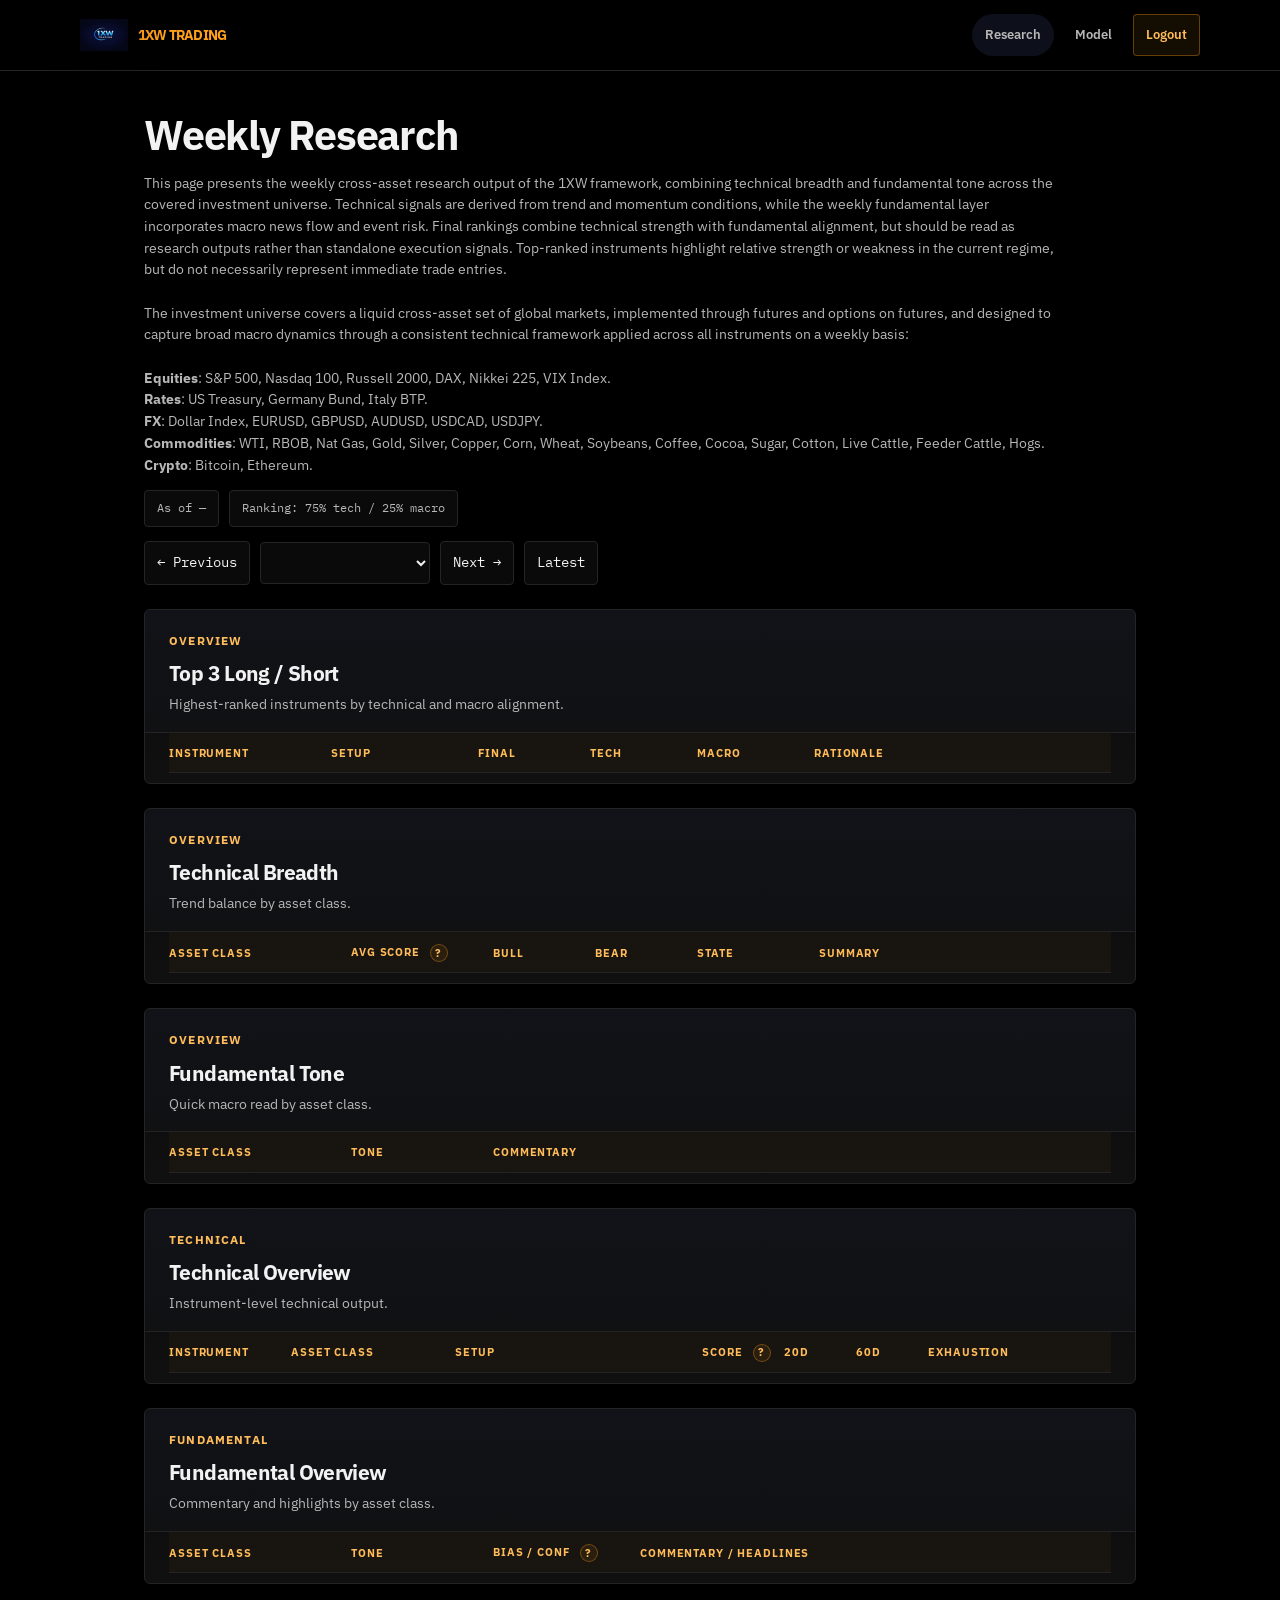
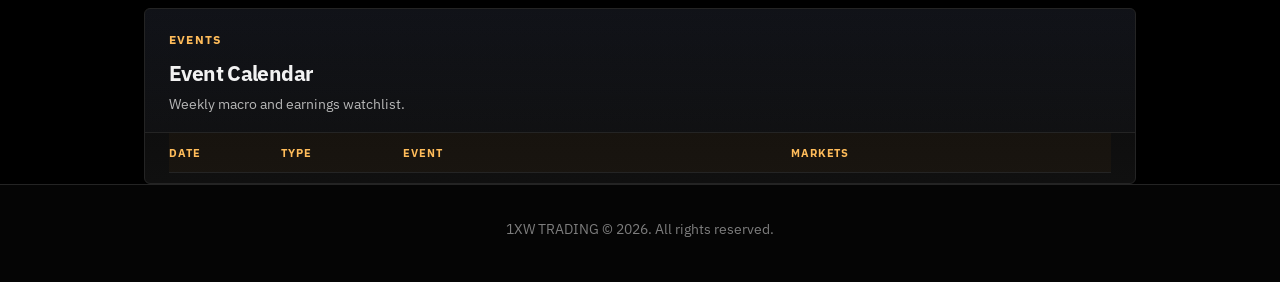
<file: app.html>
<!DOCTYPE html>
<html lang="en">
<head>
<meta charset="UTF-8" />
<meta name="viewport" content="width=device-width, initial-scale=1.0" />
<title>1XW Trading | Weekly Research</title>

<link rel="preconnect" href="https://fonts.googleapis.com">
<link rel="preconnect" href="https://fonts.gstatic.com" crossorigin>
<link href="https://fonts.googleapis.com/css2?family=Inter:wght@300;400;500;600;700;800;900&display=swap" rel="stylesheet">

<style>
:root{
  --bg:#0b0f17;
  --bg2:#111827;
  --panel:#111827;
  --panel2:#0f172a;
  --text:#e5e7eb;
  --muted:#9ca3af;
  --muted2:#6b7280;
  --hairline:#1a2232;
  --line:rgba(255,255,255,.08);
  --accent:#7c9cff;
  --good:#34d399;
  --bad:#f87171;
  --warn:#fbbf24;

  --radius-lg:22px;
  --radius-md:14px;

  --max:1120px;
  --px:clamp(18px,5vw,64px);
  --py:clamp(36px,4.8vw,64px);
  --font-base:14px;
  --font-small:12px;
  --font-meta:13px;
  --font-title:1.3rem;
}

*{margin:0;padding:0;box-sizing:border-box;}
html{scroll-behavior:smooth;}
body{
  font-family:'Inter',sans-serif;
  font-size:var(--font-base);
  color:var(--text);
  line-height:1.55;
  background:
    radial-gradient(900px 600px at 70% -10%, rgba(124,156,255,.12), transparent 60%),
    radial-gradient(700px 500px at 20% 10%, rgba(124,156,255,.08), transparent 70%),
    var(--bg);
}
a{color:inherit;text-decoration:none;}
.container{max-width:var(--max);margin:0 auto;padding:0 var(--px);}

.nav{
  position:sticky;top:0;z-index:50;
  background:rgba(11,15,23,.75);
  backdrop-filter:blur(10px);
  border-bottom:1px solid var(--hairline);
}
.nav-inner{
  display:flex;align-items:center;justify-content:space-between;
  padding:16px 0;gap:16px;
}
.brand{display:flex;align-items:center;gap:10px;}
.brand img{height:32px;width:auto;display:block;filter:drop-shadow(0 10px 18px rgba(0,0,0,.35));}
.logo{
  font-weight:900;letter-spacing:-.8px;text-transform:uppercase;color:var(--accent);line-height:1;
}
.nav-links{
  display:flex;
  gap:18px;
  align-items:center;
  flex-wrap:wrap;
  justify-content:flex-end;
}
.nav-links a,
.nav-links button{
  font-size:.9rem;
  font-weight:700;
  color:var(--accent);
  padding:6px 2px;
  border-radius:0;
  border:none;
  background:none;
  cursor:pointer;
}
.nav-links a:hover,
.nav-links button:hover{
  color:var(--text);
}
.nav-cta{
  margin-left:8px;
  font-weight:700;
  font-size:.9rem;
  padding:10px 14px !important;
  border-radius:999px !important;
  border:1px solid rgba(124,156,255,.35) !important;
  color:var(--accent);
  background:rgba(124,156,255,.06) !important;
}
.nav-cta:hover{
  background:rgba(124,156,255,.14) !important;
}

main{padding:12px 0 84px;}
.hero{display:flex;justify-content:space-between;align-items:flex-end;gap:16px;flex-wrap:wrap;margin-bottom:20px;}
.badge{
  display:inline-flex;padding:8px 12px;border-radius:999px;border:1px solid rgba(124,156,255,.35);
  background:rgba(124,156,255,.10);font-size:.74rem;letter-spacing:1.3px;text-transform:uppercase;
  font-weight:800;color:var(--accent);margin-bottom:12px;
}
h1{font-size:clamp(1.9rem,3.2vw,2.6rem);font-weight:900;letter-spacing:-1px;margin-bottom:6px;}
.sub{max-width:920px;color:var(--muted);}
.meta-line{display:flex;gap:10px;flex-wrap:wrap;margin-top:14px;}
.meta-chip{
  display:inline-flex;align-items:center;gap:8px;padding:8px 12px;border-radius:999px;
  border:1px solid rgba(124,156,255,.18);background:rgba(124,156,255,.06);font-size:.9rem;color:var(--muted);
}
#weekChip{display:none;}

.notice,.error{display:none;margin:14px 0;padding:12px 14px;border-radius:14px;font-size:.92rem;}
.notice{border:1px solid rgba(124,156,255,.22);background:rgba(124,156,255,.08);}
.error{border:1px solid rgba(248,113,113,.35);background:rgba(248,113,113,.10);color:#fecaca;}

.section{margin-top:24px;}
.panel{
  background:linear-gradient(180deg, rgba(17,24,39,.96), rgba(15,23,42,.94));
  border:1px solid var(--hairline);
  border-radius:var(--radius-lg);
  overflow:hidden;
  box-shadow:0 14px 36px rgba(0,0,0,.18);
}
.data-row:hover{background:rgba(124,156,255,.03);}
.panel-head{
  padding:22px 24px 16px;
  border-bottom:1px solid var(--hairline);
  background:linear-gradient(180deg, rgba(124,156,255,.06), rgba(124,156,255,.02));
}
.kicker{
  font-size:.74rem;text-transform:uppercase;letter-spacing:1.4px;color:var(--accent);font-weight:800;margin-bottom:8px;
}
.panel-head h2{font-size:var(--font-title);font-weight:700;letter-spacing:-.4px;margin-bottom:4px;}
.panel-head p{color:var(--muted);max-width:980px;}

.rows{padding:0 24px 10px;}
.col-head{
  display:grid;gap:12px;align-items:center;padding:12px 0 10px;border-bottom:1px solid var(--line);
  color:var(--muted2);font-size:var(--font-small);font-weight:700;letter-spacing:.08em;text-transform:uppercase;
}
.data-row{
  display:grid;align-items:start;gap:12px;padding:14px 0;border-bottom:1px solid var(--line);
}
.data-row:last-child{border-bottom:none;}

.row-ideas{grid-template-columns:150px 135px 100px 95px 105px minmax(280px,1fr);}
.row-breadth{grid-template-columns:170px 130px 90px 90px 110px minmax(240px,1fr);}
.row-tone{grid-template-columns:170px 130px minmax(420px,1fr);}
.row-tech{
grid-template-columns:
110px                /* Instrument */
minmax(120px,1fr)   /* Asset */
minmax(235px,1.4fr) /* Setup (più stretto) */
70px                /* Score */
60px                /* 20d */
60px                /* 60d */
minmax(160px,1.2fr) /* Exhaustion */
}
.row-events{grid-template-columns:100px 110px minmax(280px,1fr) 320px;}
.row-fund{grid-template-columns:170px 130px 135px minmax(420px,1fr);}
.cell{min-width:0;font-size:var(--font-base);font-weight:500;color:var(--text);}
.cell.wrap{
  white-space:normal;
  overflow:visible;
  text-overflow:unset;
  overflow-wrap:anywhere;
  word-break:break-word;
}
.label{font-weight:700;letter-spacing:-.2px;}
.muted{color:var(--muted);font-size:var(--font-meta);}
.muted2{color:var(--muted2);}
.num-pos{color:#bbf7d0;font-weight:800;}
.num-neg{color:#fecaca;font-weight:800;}

.pill{
  display:inline-flex;align-items:center;gap:6px;padding:5px 9px;border-radius:999px;font-size:var(--font-small);font-weight:700;
  border:1px solid rgba(124,156,255,.18);background:rgba(124,156,255,.08);width:max-content;max-width:100%;
}
.side.long{color:#bbf7d0;border-color:rgba(52,211,153,.25);background:rgba(52,211,153,.10);}
.side.short{color:#fecaca;border-color:rgba(248,113,113,.28);background:rgba(248,113,113,.10);}
.tone.supportive{color:#bbf7d0;border-color:rgba(52,211,153,.25);background:rgba(52,211,153,.10);}
.tone.cautious{color:#fecaca;border-color:rgba(248,113,113,.28);background:rgba(248,113,113,.10);}
.tone.mixed{color:#fde68a;border-color:rgba(251,191,36,.28);background:rgba(251,191,36,.10);}
.state.pos{color:#bbf7d0;}
.state.neg{color:#fecaca;}
.state.mix{color:#dbeafe;}
.inline-tags{display:flex;gap:8px;flex-wrap:wrap;}
.empty{color:var(--muted2);font-size:.92rem;padding:14px 0;}
.event-title{font-weight:700;display:block;margin-bottom:4px;}
.event-src{font-size:.82rem;color:var(--muted2);}

footer{
  padding:34px 0 42px;
  border-top:1px solid var(--hairline);
  text-align:center;
  color:rgba(100,116,139,.9);
  font-size:.85rem;
  background:#080c14;
}

@media (max-width:1100px){
  .rows{overflow-x:auto;overflow-y:hidden;-webkit-overflow-scrolling:touch;scrollbar-width:none;}
  .rows::-webkit-scrollbar{display:none;}
  .col-head,.data-row{width:max-content;min-width:100%;}
}
@media (max-width:680px){
  .brand .logo{display:none;}
  .brand img{height:28px;}
  .rows{padding:0 18px 10px;}
  .panel-head{padding:20px 18px 14px;}
  .nav-links{gap:14px;}
}

/* Mobile + polish refinements */
@media (max-width:900px){
  .nav-links a[href="#technical-breadth"],
  .nav-links a[href="#technical-overview"],
  .nav-links a[href="#fundamental-overview"]{display:none;}
}
@media (max-width:680px){
  .container{padding:0 20px;}
  .nav-inner{padding:14px 4px;gap:12px;align-items:center;}
  .brand{padding-left:4px;}
  .nav-links{padding-right:4px;gap:10px;justify-content:flex-end;}
  .nav-links a[href="#events"]{display:none;}
  .brand .logo{display:none;}
  .brand img{height:28px;}
  main{padding:32px 0 64px;}
  .hero{margin-bottom:20px;}
  h1{font-size:1.9rem;}
  .sub{font-size:.95rem;}
  .meta-line{gap:8px;}
  .meta-chip{font-size:.8rem;padding:7px 10px;}
  .section{margin-top:18px;}
  .panel{border-radius:18px;}
  .panel-head{padding:18px 18px 14px;}
  .panel-head h2{font-size:1.12rem;}
  .rows{
    padding:0 18px 8px;
    overflow-x:auto;
    overflow-y:hidden;
    -webkit-overflow-scrolling:touch;
    scrollbar-width:none;
  }
  .rows::-webkit-scrollbar{display:none;}
  .col-head{
    display:grid;
    width:max-content;
    min-width:100%;
    padding:12px 0 10px;
    font-size:11px;
  }
  .data-row{
    display:grid;
    width:max-content;
    min-width:100%;
    padding:14px 0;
  }
  .cell{
    font-size:13px;
    line-height:1.4;
  }
  .cell::before{content:none;}
  .inline-tags{gap:6px;}
  .pill{font-size:11px;padding:5px 8px;}

  .row-ideas{grid-template-columns:140px 120px 90px 90px 95px minmax(260px,1fr);}
  .row-breadth{grid-template-columns:150px 115px 80px 80px 100px minmax(220px,1fr);}
  .row-tone{grid-template-columns:150px 115px minmax(320px,1fr);}
  .row-tech{
  grid-template-columns:
  110px                /* Instrument */
  minmax(120px,1fr)   /* Asset */
  minmax(240px,1.4fr) /* Setup (più stretto) */
  85px               /* Score (molto stretto) */
  65px                /* 20d */
  65px                /* 60d */
  minmax(180px,1.2fr) /* Exhaustion (larga) */
  }
  .row-fund{grid-template-columns:150px 115px 135px minmax(300px,1fr);}
  .row-events{grid-template-columns:85px 95px minmax(220px,1fr) 240px;}
}


.history-bar{display:flex;gap:10px;align-items:center;flex-wrap:wrap;margin-top:14px;}
.hist-btn,.hist-select{background:#111827;color:var(--text);border:1px solid var(--hairline);border-radius:10px;padding:10px 12px;font:inherit;}
.hist-btn{cursor:pointer;}
.hist-btn:disabled{opacity:.4;cursor:default;}
.hist-select{min-width:170px;}

@media (min-width: 901px) {
  main {
    padding-top: 0 !important;
  }

  .hero h1 {
    margin-top: 0 !important;
  }
}

.info-tip{
  display:inline-flex;
  align-items:center;
  justify-content:center;
  width:18px;
  height:18px;
  margin-left:6px;
  border-radius:999px;
  border:1px solid rgba(124,156,255,.32);
  background:rgba(124,156,255,.10);
  color:var(--accent);
  font-size:11px;
  font-weight:800;
  line-height:1;
  cursor:pointer;
  vertical-align:middle;
  user-select:none;
}

.info-tip:hover{
  background:rgba(124,156,255,.16);
}

.info-tip:focus-visible{
  outline:none;
  box-shadow:0 0 0 4px rgba(124,156,255,.16);
}

.tooltip-pop{
  position:fixed;
  z-index:9999;
  max-width:min(320px, calc(100vw - 24px));
  padding:10px 12px;
  border-radius:12px;
  border:1px solid rgba(124,156,255,.22);
  background:rgba(15,23,42,.98);
  color:var(--text);
  font-size:12px;
  line-height:1.45;
  box-shadow:0 18px 42px rgba(0,0,0,.34);
  pointer-events:auto;
}

.tooltip-pop.is-mobile{
  left:12px !important;
  right:12px !important;
  bottom:12px !important;
  top:auto !important;
  max-width:none;
  padding:14px 14px 16px;
  border-radius:16px;
  font-size:13px;
  line-height:1.5;
}

.tooltip-close{
  display:none;
}

.tooltip-pop.is-mobile .tooltip-close{
  display:inline-flex;
  align-items:center;
  justify-content:center;
  margin-top:12px;
  padding:8px 12px;
  border-radius:999px;
  border:1px solid rgba(124,156,255,.28);
  background:rgba(124,156,255,.10);
  color:var(--accent);
  font:inherit;
  font-weight:700;
  cursor:pointer;
}

.tooltip-pop strong{
  color:var(--accent);
}

@media (max-width:680px){
  .info-tip{
    width:20px;
    height:20px;
    font-size:12px;
    margin-left:5px;
  }
}

</style>
<link rel="stylesheet" href="assets/css/theme.css">
<link rel="stylesheet" href="assets/css/components.css">
<link rel="stylesheet" href="assets/css/theme-bloomberg-trial.css">
<script defer src="assets/js/layout.js"></script>

</head>

<body data-page="app" data-shell="member">
  <div id="siteNav"></div>

<main class="container">
    <div class="hero page-hero">
      <div>
        
        <h1>Weekly Research</h1>
   
        <div class="sub">This page presents the weekly cross-asset research output of the 1XW framework, combining technical breadth and fundamental tone across the covered investment universe. Technical signals are derived from trend and momentum conditions, while the weekly fundamental layer incorporates macro news flow and event risk. Final rankings combine technical strength with fundamental alignment, but should be read as research outputs rather than standalone execution signals. Top-ranked instruments highlight relative strength or weakness in the current regime, but do not necessarily represent immediate trade entries.<br><br>The investment universe covers a liquid cross-asset set of global markets, implemented through futures and options on futures, and designed to capture broad macro dynamics through a consistent technical framework applied across all instruments on a weekly basis:<br><br><b>Equities</b>: S&amp;P 500, Nasdaq 100, Russell 2000, DAX, Nikkei 225, VIX Index. <br><b>Rates</b>: US Treasury, Germany Bund, Italy BTP. <br><b>FX</b>: Dollar Index, EURUSD, GBPUSD, AUDUSD, USDCAD, USDJPY. <br><b>Commodities</b>: WTI, RBOB, Nat Gas, Gold, Silver, Copper, Corn, Wheat, Soybeans, Coffee, Cocoa, Sugar, Cotton, Live Cattle, Feeder Cattle, Hogs. <br><b>Crypto</b>: Bitcoin, Ethereum.
</div>

        <div class="meta-line">
          <span class="meta-chip" id="asofChip">As of —</span>
          <span class="meta-chip" id="weekChip">Week —</span>
          <span class="meta-chip" id="methodChip">Ranking: 75% tech / 25% macro</span>
        </div>
        <div class="history-bar" id="historyBar">
          <button class="hist-btn" id="prevWeekBtn" type="button">← Previous</button>
          <select class="hist-select" id="weekSelect"></select>
          <button class="hist-btn" id="nextWeekBtn" type="button">Next →</button>
          <button class="hist-btn" id="latestWeekBtn" type="button">Latest</button>
        </div>
      </div>
    </div>

    <div class="notice" id="noticeBox"></div>
    <div class="error" id="errorBox"></div>

    <section class="section" id="topideas">
      <div class="panel">
        <div class="panel-head">
          <div class="kicker">Overview</div>
          <h2>Top 3 Long / Short</h2>
          <p>Highest-ranked instruments by technical and macro alignment.</p>
        </div>
        <div class="rows">
          <div class="col-head row-ideas">
            <div>Instrument</div><div>Setup</div><div>Final</div><div>Tech</div><div>Macro</div><div>Rationale</div>
          </div>
          <div id="topIdeasRows"></div>
        </div>
      </div>
    </section>

    <section class="section" id="technical-breadth">
      <div class="panel">
        <div class="panel-head">
          <div class="kicker">Overview</div>
          <h2>Technical Breadth</h2>
          <p>Trend balance by asset class.</p>
        </div>
        <div class="rows">
          <div class="col-head row-breadth">
  <div>Asset Class</div>
  <div>
    Avg Score
   <span
  class="info-tip"
  tabindex="0"
  aria-label="Average score explanation"
  data-tip="<strong>Avg Score</strong><br>Average technical score of instruments in the asset class.<br><br><strong>Range:</strong> -4 to +4.<br><strong>+1 to +4:</strong> positive / bullish backdrop.<br><strong>-1 to -4:</strong> weak / bearish backdrop.<br><strong>Around 0:</strong> mixed conditions."
>?</span>
  </div>
  <div>Bull</div>
  <div>Bear</div>
  <div>State</div>
  <div>Summary</div>
</div>
          <div id="breadthRows"></div>
        </div>
      </div>
    </section>

    <section class="section" id="fundamental-tone">
      <div class="panel">
        <div class="panel-head">
          <div class="kicker">Overview</div>
          <h2>Fundamental Tone</h2>
          <p>Quick macro read by asset class.</p>
        </div>
        <div class="rows">
          <div class="col-head row-tone">
            <div>Asset Class</div><div>Tone</div><div>Commentary</div>
          </div>
          <div id="toneRows"></div>
        </div>
      </div>
    </section>

    <section class="section" id="technical-overview">
      <div class="panel">
        <div class="panel-head">
          <div class="kicker">Technical</div>
          <h2>Technical Overview</h2>
          <p>Instrument-level technical output.</p>
        </div>
        <div class="rows">
          <div class="col-head row-tech">
           <div>Instrument</div>
           <div>Asset Class</div>
           <div>Setup</div>
           <div>
            Score
            <span
              class="info-tip"
              tabindex="0"
              aria-label="Technical score explanation"
              data-tip="<strong>Score</strong><br>Composite technical score for the instrument.<br><br><strong>Range:</strong> -4 to +4.<br><strong>+4:</strong> strongest bullish regime.<br><strong>-4:</strong> strongest bearish regime.<br><br>The score adds four binary signals:<br>+1 / -1 vs MA50<br>+1 / -1 vs MA200<br>+1 / -1 on 20d return<br>+1 / -1 on 60d return."
            >?</span>
           </div>
            <div>20d</div>
            <div>60d</div>
            <div>Exhaustion</div>
          </div>
          <div id="techInstrumentRows"></div>
        </div>
      </div>
    </section>

    <section class="section" id="fundamental-overview">
      <div class="panel">
        <div class="panel-head">
          <div class="kicker">Fundamental</div>
          <h2>Fundamental Overview</h2>
          <p>Commentary and highlights by asset class.</p>
        </div>
        <div class="rows">
         <div class="col-head row-fund">
  <div>Asset Class</div>
  <div>Tone</div>
  <div>
    Bias / Conf
   <span
  class="info-tip"
  tabindex="0"
  aria-label="Bias and confidence explanation"
  data-tip="<strong>Bias / Conf</strong><br><strong>Bias:</strong> directional macro lean for the asset class.<br><strong>Range:</strong> -1.00 to +1.00.<br><strong>Positive:</strong> supportive backdrop.<br><strong>Negative:</strong> cautious / adverse backdrop.<br><br><strong>Conf:</strong> conviction of that macro view.<br><strong>Range:</strong> 0 to 100.<br><strong>Low:</strong> weak conviction.<br><strong>High:</strong> strong conviction."
>?</span>
  </div>
  <div>Commentary / Headlines</div>
</div>
          <div id="fundRows"></div>
        </div>
      </div>
    </section>

    <section class="section" id="events">
      <div class="panel">
        <div class="panel-head">
          <div class="kicker">Events</div>
          <h2>Event Calendar</h2>
          <p>Weekly macro and earnings watchlist.</p>
        </div>
        <div class="rows">
          <div class="col-head row-events">
            <div>Date</div><div>Type</div><div>Event</div><div>Markets</div>
          </div>
          <div id="eventRows"></div>
        </div>
      </div>
    </section>

  </main>

  <footer>1XW TRADING © 2026. All rights reserved.</footer>

<script type="module">
import { createClient } from 'https://esm.sh/@supabase/supabase-js@2';

(async () => {
  const SUPABASE_URL = 'https://iiawkbucjgellrtrizhk.supabase.co';
  const SUPABASE_ANON_KEY = 'eyJhbGciOiJIUzI1NiIsInR5cCI6IkpXVCJ9.eyJpc3MiOiJzdXBhYmFzZSIsInJlZiI6ImlpYXdrYnVjamdlbGxydHJpemhrIiwicm9sZSI6ImFub24iLCJpYXQiOjE3NzM0ODAzNjUsImV4cCI6MjA4OTA1NjM2NX0.DK5_m4XQUNGqlCu6UoIMJRSpfKPbMHW8B56ikK1wqPM';
  const supabase = createClient(SUPABASE_URL, SUPABASE_ANON_KEY);

  const WEEKLY_URL = 'content/site_weekly.json';
  const WEEKLY_INDEX_URL = 'content/history/weeklies/index.json';

  async function requireActiveMembership() {
    const { data: { session }, error: sessionError } = await supabase.auth.getSession();

    if (sessionError || !session || !session.user?.email) {
      window.location.href = 'login.html';
      return null;
    }

    const email = session.user.email.toLowerCase();

    const { data, error } = await supabase
      .from('memberships')
      .select('subscription_status')
      .eq('email', email)
      .maybeSingle();

    if (error || !data || data.subscription_status !== 'active') {
      await supabase.auth.signOut();
      window.location.href = 'login.html';
      return null;
    }

    return session.user;
  }

  const user = await requireActiveMembership();
  if (!user) return;

  const $ = id => document.getElementById(id);
  const noticeBox = $('noticeBox');
  const errorBox = $('errorBox');

  function showError(msg){
    errorBox.textContent = msg || 'Something went wrong.';
    errorBox.style.display = 'block';
    noticeBox.style.display = 'none';
  }
  function showNotice(msg){
    if (!msg){ noticeBox.style.display = 'none'; return; }
    noticeBox.textContent = msg;
    noticeBox.style.display = 'block';
    errorBox.style.display = 'none';
  }
  function escapeHtml(v){
    return String(v ?? '').replace(/[&<>"']/g, c => ({'&':'&amp;','<':'&lt;','>':'&gt;','"':'&quot;',"'":'&#39;'}[c]));
  }
  function cacheBust(url){
    return url + (url.includes('?') ? '&' : '?') + 'v=' + Date.now();
  }
  async function loadJson(url){
    const res = await fetch(cacheBust(url), { cache:'no-store' });
    if (!res.ok) throw new Error(`Failed to load ${url} (${res.status})`);
    return res.json();
  }
  function pct(v, digits=1){
    const n = Number(v);
    return Number.isFinite(n) ? `${n > 0 ? '+' : ''}${n.toFixed(digits)}%` : '—';
  }
  function signed(v, digits=1){
    const n = Number(v);
    if (!Number.isFinite(n)) return '—';
    return `${n > 0 ? '+' : ''}${n.toFixed(digits)}`;
  }
  function classForNum(v){
    const n = Number(v);
    if (!Number.isFinite(n)) return '';
    if (n > 0) return 'num-pos';
    if (n < 0) return 'num-neg';
    return '';
  }
  function scorePct(v){
    const n = Number(v);
    return Number.isFinite(n) ? `${Math.round(n * 100)}` : '—';
  }
  function toneClass(t){
    const x = String(t || '').toLowerCase();
    if (x.includes('support')) return 'supportive';
    if (x.includes('cautious') || x.includes('fragile') || x.includes('negative')) return 'cautious';
    return 'mixed';
  }
  function assetState(row){
    const avg = Number(row?.avg_score);
    if (!Number.isFinite(avg)) return { label:'Mixed', cls:'mix' };
    if (avg >= 1) return { label:'Positive', cls:'pos' };
    if (avg <= -1) return { label:'Weak', cls:'neg' };
    return { label:'Mixed', cls:'mix' };
  }
  function firstSentence(text){
    const s = String(text || '').trim();
    if (!s) return '';
    const idx = s.indexOf('. ');
    return idx > -1 ? s.slice(0, idx + 1) : s;
  }
  function parseDate(v){
    if (!v) return null;
    const d = new Date(v);
    return Number.isNaN(d.getTime()) ? null : d;
  }
  function prettyDate(v){
    const d = parseDate(v);
    if (!d) return 'Watch';
    return d.toLocaleDateString('en-GB', { day:'2-digit', month:'short' });
  }
  function compactHeadline(title){
  return String(title || '').trim();
}
  function normalizeSpaces(s){
    return String(s || '').replace(/\s+/g, ' ').trim();
  }

  
  function buildIdeaRationale(item){
    const parts = [];
    if (item.setup) parts.push(item.setup);
    const r20 = Number(item.ret_20d_pct);
    if (Number.isFinite(r20)) parts.push(`${r20 > 0 ? '+' : ''}${r20.toFixed(1)}% 20d`);
    if (item.rationale) parts.push(firstSentence(item.rationale));
    return parts.filter(Boolean).join(' • ');
  }
  function rowHtml(cls, cells){
    return `<div class="data-row ${cls}">${cells.map(c => `<div class="cell ${c.wrap ? 'wrap' : ''} ${c.extra || ''}" data-label="${c.label || ''}">${c.html}</div>`).join('')}</div>`;
  }
  function renderMeta(data){
    $('asofChip').textContent = `As of ${data.asof || '—'}`;
    $('weekChip').textContent = `Week ${data.week_id || '—'}`;
    const techW = data.top_ideas?.methodology?.final?.tech_weight;
    const fundW = data.top_ideas?.methodology?.final?.fund_weight;
    if (Number.isFinite(techW) && Number.isFinite(fundW)) {
      $('methodChip').textContent = `Ranking: ${Math.round(techW*100)}% tech / ${Math.round(fundW*100)}% macro`;
    }
  }

  function renderTopIdeas(topIdeas){
    const holder = $('topIdeasRows');
    const longs = Array.isArray(topIdeas?.top_long) ? topIdeas.top_long.slice(0,3) : [];
    const shorts = Array.isArray(topIdeas?.top_short) ? topIdeas.top_short.slice(0,3) : [];
    const merged = [...longs.map(x => ({...x, side:'LONG'})), ...shorts.map(x => ({...x, side:'SHORT'}))];
    if (!merged.length){
      holder.innerHTML = '<div class="empty">No candidates available.</div>';
      return;
    }
    holder.innerHTML = merged.map(item => {
      const sideClass = item.side === 'LONG' ? 'long' : 'short';
     const label = `${escapeHtml(item.side)} ${escapeHtml(item.name || '—')}`;
      return rowHtml('row-ideas', [
        { label:'Instrument', html:`<span class="label">${label}</span>` },
        { label:'Setup', html: escapeHtml(item.setup || '—') },
        { label:'Final', html:`<span class="pill">score ${escapeHtml(scorePct(item.final_score))}</span>` },
        { label:'Tech', html:`<span class="pill ${sideClass === 'long' ? 'tone supportive' : 'tone cautious'}">tech ${escapeHtml(scorePct(item.tech_score))}</span>` },
        { label:'Macro', html:`<span class="pill side ${sideClass}">macro ${escapeHtml(scorePct(item.macro_alignment ?? item.fund_support))}</span>` },
        { label:'Rationale', html: escapeHtml(buildIdeaRationale(item) || 'No specific rationale available.'), wrap:true, extra:'muted' }
      ]);
    }).join('');
  }

  function renderBreadth(tech){
    const holder = $('breadthRows');
    const entries = Object.entries(tech?.by_asset_class || {});
    if (!entries.length){
      holder.innerHTML = '<div class="empty">No technical breadth available.</div>';
      return;
    }
    holder.innerHTML = entries.map(([ac, row]) => {
      const state = assetState(row);
      return rowHtml('row-breadth', [
        { label:'Asset Class', html:`<span class="label">${escapeHtml(ac)}</span>` },
        { label:'Avg Score', html:`avg ${escapeHtml(signed(row.avg_score,1))}` },
        { label:'Bull', html:`bull ${escapeHtml(String(row.bullish ?? '—'))}` },
        { label:'Bear', html:`bear ${escapeHtml(String(row.bearish ?? '—'))}` },
        { label:'State', html:`<span class="pill state ${state.cls}">${escapeHtml(state.label)}</span>` },
        { label:'Summary', html: escapeHtml(firstSentence(row.text || '')), wrap:true, extra:'muted' }
      ]);
    }).join('');
  }

  function renderTone(fund){
    const holder = $('toneRows');
    const entries = Object.entries(fund?.by_asset_class || {});
    if (!entries.length){
      holder.innerHTML = '<div class="empty">No fundamental overview available.</div>';
      return;
    }
    holder.innerHTML = entries.map(([ac, row]) => rowHtml('row-tone', [
      { label:'Asset Class', html:`<span class="label">${escapeHtml(ac)}</span>` },
      { label:'Tone', html:`<span class="pill tone ${toneClass(row.tone)}">${escapeHtml(row.tone || 'Mixed')}</span>` },
      { label:'Commentary', html: escapeHtml(firstSentence(row.commentary || '')), wrap:true, extra:'muted' }
    ])).join('');
  }

  function renderTechnicalOverview(tech){
    const holder = $('techInstrumentRows');
    const rows = Object.values(tech?.by_symbol || {}).sort((a,b) => (Number(b.score) || 0) - (Number(a.score) || 0));
    if (!rows.length){
      holder.innerHTML = '<div class="empty">No instrument rows available.</div>';
      return;
    }
    holder.innerHTML = rows.map(row => rowHtml('row-tech', [
      { label:'Instrument', html:`<span class="label">${escapeHtml(row.name || row.symbol || '')}</span>` },
      { label:'Asset Class', html: escapeHtml(row.asset_class || '') },
      { label:'Setup', html: escapeHtml(row.setup || '') },
      { label:'Score', html:`<span class="${classForNum(row.score)}">${escapeHtml(signed(row.score,0))}</span>` },
      { label:'20d', html:`<span class="${classForNum(row.ret_20d_pct)}">${escapeHtml(pct(row.ret_20d_pct,1))}</span>` },
      { label:'60d', html:`<span class="${classForNum(row.ret_60d_pct)}">${escapeHtml(pct(row.ret_60d_pct,1))}</span>` },
      { label:'Exhaustion', html: escapeHtml(row.exhaustion || '—') }
    ])).join('');
  }

  function renderFundamentalOverview(fund){
    const holder = $('fundRows');
    const entries = Object.entries(fund?.by_asset_class || {});
    if (!entries.length){
      holder.innerHTML = '<div class="empty">No fundamental overview available.</div>';
      return;
    }
    holder.innerHTML = entries.map(([ac, row]) => {
      const headlines = Array.isArray(row.top_news) 
        ? row.top_news.slice(0,3).map(n => {
            const title = compactHeadline(n.title || '');
            const url = n.url || '';
            if (!title) return '';
            return url 
              ? `<a href="${url}" target="_blank" style="text-decoration:underline;">${escapeHtml(title)}</a>`
              : escapeHtml(title);
           }).filter(Boolean)
         : [];
      const tail = [firstSentence(row.commentary || '')].filter(Boolean);
      if (headlines.length) tail.push(headlines.join(' • '));
      return rowHtml('row-fund', [
        { label:'Asset Class', html:`<span class="label">${escapeHtml(ac)}</span>` },
        { label:'Tone', html:`<span class="pill tone ${toneClass(row.tone)}">${escapeHtml(row.tone || 'Mixed')}</span>` },
        { label:'Bias / Conf', html:`bias ${escapeHtml(signed(row.bias,2))} · conf ${escapeHtml(scorePct(row.confidence))}` },
        { label:'Commentary / Headlines', html: tail.join(' — '), wrap:true, extra:'muted' }
      ]);
    }).join('');
  }

  function normalizeMacroTitle(title){
    const t = normalizeSpaces(title).toLowerCase();
    const rules = [
      [/non[- ]farm|payroll/, 'US Non-Farm Payrolls'],
      [/\bcpi\b|consumer price/, 'US CPI'],
      [/\bppi\b|producer price/, 'US PPI'],
      [/jobless claims|claims/, 'US Jobless Claims'],
      [/\bpmi\b|ism/, 'PMI / ISM'],
      [/\bgdp\b/, 'GDP Release'],
      [/retail sales/, 'Retail Sales'],
      [/ecb decision|ecb meeting|ecb policy|ecb rate decision/, 'ECB Meeting / Rate Decision'],
      [/fomc|fed meeting|federal reserve decision|fed rate decision/, 'Fed Meeting / Rate Decision'],
      [/ecb decision|ecb meeting|ecb policy/, 'ECB Meeting / Rate Decision'],
      [/ecb speakers|lagarde/, 'ECB Speakers'],
      [/boe|bank of england/, 'BoE Event'],
      [/boj|bank of japan/, 'BoJ Event'],
      [/opec/, 'OPEC / Energy Watch'],
      [/inventory/, 'Inventory Data'],
      [/\bunemployment\b/, 'Labour Market Data'],
      [/earnings|results|guidance|quarter|q1|q2|q3|q4|eps/, null]
    ];
    for (const [re, label] of rules){
      if (re.test(t)) return label;
    }
    return null;
  }

 function extractCompanyFromHeadline(title){
  const raw = normalizeSpaces(title);

  let m = raw.match(/^([A-Z][A-Za-z0-9&.\- ]{1,40}?)\s+(?:earnings|results|guidance|reports|report|posts)\b/i);
  if (m) return `${m[1].trim()} earnings`;

  m = raw.match(/\b([A-Z][A-Za-z0-9&.\- ]{1,40}?)\s+(?:Q[1-4]|quarterly)\b/i);
  if (m) return `${m[1].trim()} earnings`;

  return null;
}

  function collectEvents(weekly){
  const raw = Array.isArray(weekly?.event_calendar) ? weekly.event_calendar : [];

  const merged = new Map();

  raw.forEach(e => {
    const title = normalizeSpaces(e.title || '');
    if (!title) return;

    const ticker = normalizeSpaces(e.ticker || '').toUpperCase();
    const type = normalizeSpaces(e.type || '');
    const date = normalizeSpaces(e.date || '');
    const dedupeId = type === 'Earnings'
      ? (ticker || title.toLowerCase())
      : title.toLowerCase();

    const key = `${date}|${type}|${dedupeId}`;


if (!merged.has(key)) {
  merged.set(key, {
    date,
    type,
    title,
    ticker,
    company: normalizeSpaces(e.company || ''),
    source: normalizeSpaces(e.source || ''),
    markets: Array.isArray(e.markets) ? e.markets : [],
    assets: Array.isArray(e.markets) ? e.markets : []
  });
}

  });

  return Array.from(merged.values())
    .sort((a, b) => {
      const da = parseDate(a.date)?.getTime() || 0;
      const db = parseDate(b.date)?.getTime() || 0;
      return da - db || a.type.localeCompare(b.type) || a.title.localeCompare(b.title);
    })
    .slice(0, 50);
}

  function renderEvents(eventCalendar){
    const holder = $('eventRows');
    const events = Array.isArray(eventCalendar) ? eventCalendar : [];
    if (!events.length){
      holder.innerHTML = '<div class="empty">No major events.</div>';
      return;
    }
    holder.innerHTML = events.map(e => rowHtml('row-events', [
      { label:'Date', html: escapeHtml(prettyDate(e.date)) },
      { label:'Type', html:`<span class="pill ${String(e.type).toLowerCase() === 'earnings' ? 'tone mixed' : ''}">${escapeHtml(e.type || '')}</span>` },
      { label:'Event', html:`<span class="event-title">${escapeHtml(e.title || '')}${e.type === 'Earnings' && e.company ? ` — ${escapeHtml(e.company)}` : ''}${e.type === 'Earnings' && !e.company && e.ticker && e.ticker !== e.title ? ` (${escapeHtml(e.ticker)})` : ''}</span>${e.source ? `<span class="event-src">${escapeHtml(e.source)}</span>` : ''}`, wrap:true },
      { label:'Markets', html:`<div class="inline-tags">${(e.markets || e.assets || []).map(a => `<span class="pill">${escapeHtml(a)}</span>`).join('')}</div>`, wrap:true }
    ])).join('');
  }


  function getWeekParam(){
    const params = new URLSearchParams(window.location.search);
    return (params.get('week') || '').trim();
  }
  function setWeekParam(week){
    const url = new URL(window.location.href);
    if (week) url.searchParams.set('week', week);
    else url.searchParams.delete('week');
    window.history.replaceState({}, '', url);
  }
  function sortWeeksDesc(weeks){
    return [...weeks].sort((a, b) => String(b.id || '').localeCompare(String(a.id || '')));
  }
  async function loadWeeklyIndex(){
    const idx = await loadJson(WEEKLY_INDEX_URL);
    const weeks = Array.isArray(idx?.weeks)
      ? idx.weeks.filter(x => x && x.id && x.path)
      : [];
    return {
      current: idx?.current || '',
      weeks: sortWeeksDesc(weeks)
    };
  }
  function bindHistoryControls(index, activeWeekId){
    const select = $('weekSelect');
    const prevBtn = $('prevWeekBtn');
    const nextBtn = $('nextWeekBtn');
    const latestBtn = $('latestWeekBtn');

    const weeks = index.weeks || [];
    const ids = weeks.map(w => w.id);
    const activeIdx = ids.indexOf(activeWeekId);

    select.innerHTML = weeks.map(w => {
      const label = w.asof ? `${w.id} · ${w.asof}` : w.id;
      return `<option value="${escapeHtml(w.id)}"${w.id === activeWeekId ? ' selected' : ''}>${escapeHtml(label)}</option>`;
    }).join('');

    prevBtn.disabled = activeIdx < 0 || activeIdx >= weeks.length - 1;
    nextBtn.disabled = activeIdx <= 0;
    latestBtn.disabled = activeWeekId === index.current;

    select.onchange = () => {
      const week = select.value;
      setWeekParam(week === index.current ? '' : week);
      window.location.reload();
    };

    prevBtn.onclick = () => {
      if (activeIdx < 0 || activeIdx >= weeks.length - 1) return;
      const target = weeks[activeIdx + 1].id;
      setWeekParam(target === index.current ? '' : target);
      window.location.reload();
    };

    nextBtn.onclick = () => {
      if (activeIdx <= 0) return;
      const target = weeks[activeIdx - 1].id;
      setWeekParam(target === index.current ? '' : target);
      window.location.reload();
    };

    latestBtn.onclick = () => {
      setWeekParam('');
      window.location.reload();
    };
  }
  async function resolveWeeklySource(){
    try {
      const index = await loadWeeklyIndex();
      const requested = getWeekParam();
      const activeWeekId = requested || index.current;
      const match = (index.weeks || []).find(w => w.id === activeWeekId);

      if (!match) {
        return {
          index,
          activeWeekId: '',
          weekly: await loadJson(WEEKLY_URL)
        };
      }

      return {
        index,
        activeWeekId,
        weekly: await loadJson(match.path)
      };
    } catch (err) {
      return {
        index: null,
        activeWeekId: '',
        weekly: await loadJson(WEEKLY_URL)
      };
    }
  }

  async function init(){
    try {
      showNotice('');
      const { index, activeWeekId, weekly } = await resolveWeeklySource();
      renderMeta(weekly);
      renderTopIdeas(weekly.top_ideas || {});
      renderBreadth(weekly.technical_overview || {});
      renderTone(weekly.fundamental_overview || {});
      renderTechnicalOverview(weekly.technical_overview || {});
      renderFundamentalOverview(weekly.fundamental_overview || {});
      renderEvents(collectEvents(weekly));

      if (index && index.weeks && index.weeks.length) {
        bindHistoryControls(index, activeWeekId || index.current);
      }
    } catch (err) {
      console.error(err);
      showError(err && err.message ? err.message : 'Failed to load weekly research.');
    }
  }

  function initInfoTips(){
    const tips = Array.from(document.querySelectorAll('.info-tip'));
    if (!tips.length) return;

    let pop = null;

    function closeTip(){
      if (pop){
        pop.remove();
        pop = null;
      }
      tips.forEach(t => t.setAttribute('aria-expanded', 'false'));
    }

        function openTip(el){
      closeTip();

      pop = document.createElement('div');
      pop.className = 'tooltip-pop';

      const tipHtml = el.getAttribute('data-tip') || '';
      const isMobile = window.matchMedia('(max-width: 680px)').matches;

      if (isMobile){
        pop.classList.add('is-mobile');
        pop.innerHTML = `${tipHtml}<button type="button" class="tooltip-close">Close</button>`;
      } else {
        pop.innerHTML = tipHtml;
      }

      document.body.appendChild(pop);
      el.setAttribute('aria-expanded', 'true');

      if (isMobile){
        const closeBtn = pop.querySelector('.tooltip-close');
        if (closeBtn){
          closeBtn.addEventListener('click', (ev) => {
            ev.preventDefault();
            ev.stopPropagation();
            closeTip();
          });
        }
        return;
      }

      const r = el.getBoundingClientRect();
      const p = pop.getBoundingClientRect();

      let top = r.bottom + 10;
      let left = r.left + (r.width / 2) - (p.width / 2);

      if (left < 12) left = 12;
      if (left + p.width > window.innerWidth - 12){
        left = window.innerWidth - p.width - 12;
      }
      if (top + p.height > window.innerHeight - 12){
        top = r.top - p.height - 10;
      }
      if (top < 12) top = 12;

            pop.style.left = `${left}px`;
            pop.style.top = `${top}px`;
    }

    tips.forEach(el => {
      el.setAttribute('aria-expanded', 'false');

      el.addEventListener('mouseenter', () => {
        if (!window.matchMedia('(hover:hover) and (pointer:fine)').matches) return;
        openTip(el);
      });

      el.addEventListener('mouseleave', () => {
        if (!window.matchMedia('(hover:hover) and (pointer:fine)').matches) return;
        closeTip();
      });

      el.addEventListener('focus', () => openTip(el));
      el.addEventListener('blur', () => closeTip());

      el.addEventListener('click', (ev) => {
        ev.preventDefault();
        ev.stopPropagation();
        const expanded = el.getAttribute('aria-expanded') === 'true';
        if (expanded) closeTip();
        else openTip(el);
      });
    });

    document.addEventListener('click', (ev) => {
      if (!ev.target.closest('.info-tip') && !ev.target.closest('.tooltip-pop')){
        closeTip();
      }
    });

    window.addEventListener('scroll', closeTip, true);
    window.addEventListener('resize', closeTip);
  }

document.addEventListener('click', async (e) => {
  const btn = e.target.closest('#logoutBtn');
  if (!btn) return;

  e.preventDefault();
  await supabase.auth.signOut();
  window.location.href = 'login.html';
});

  init();
  initInfoTips();
})();
</script>
</body>
</html>
</file>
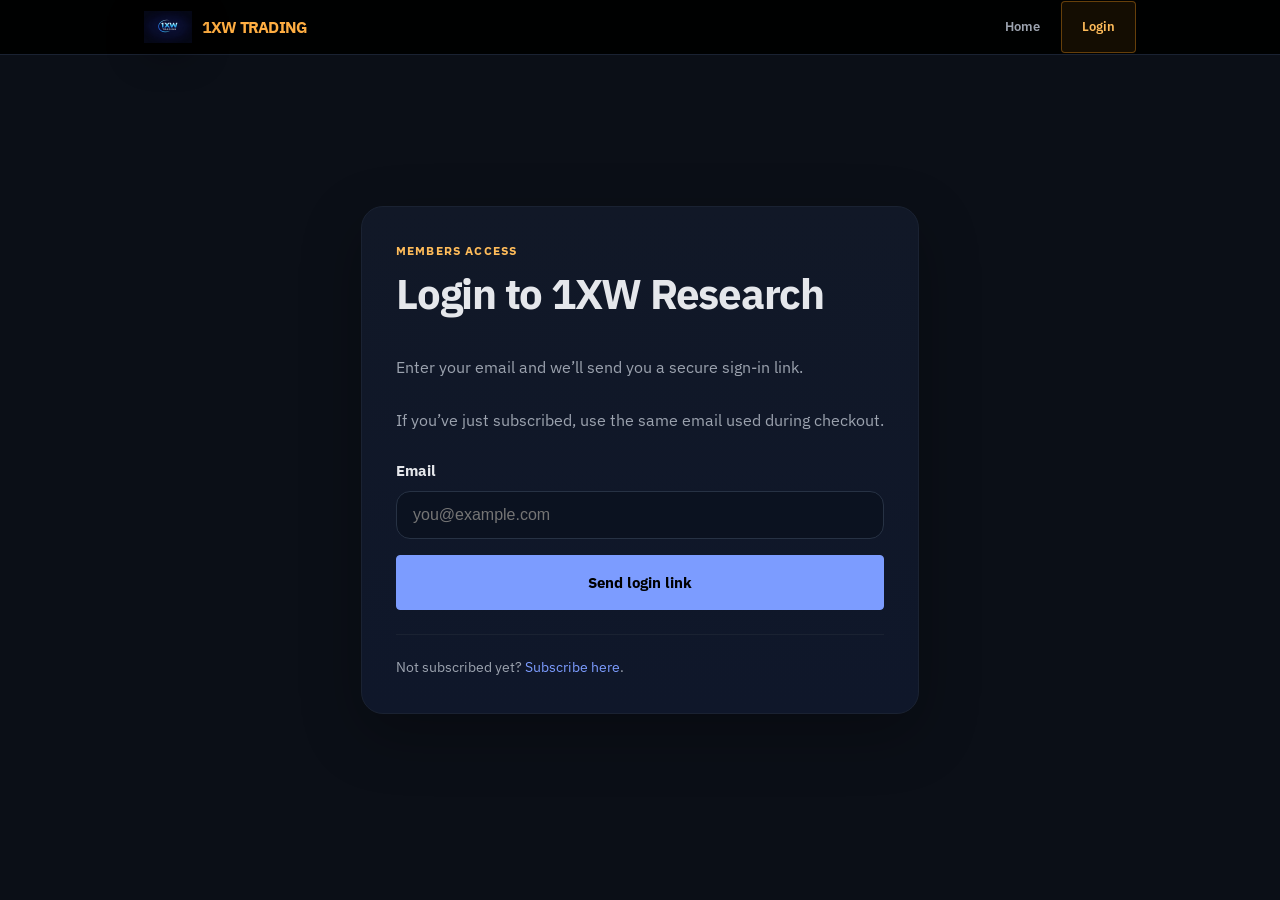
<file: login.html>
<!DOCTYPE html>
<html lang="en">
<head>
  <meta charset="UTF-8" />
  <meta name="viewport" content="width=device-width, initial-scale=1.0" />
  <title>1XW Trading | Login</title>

  <link rel="preconnect" href="https://fonts.googleapis.com">
  <link rel="preconnect" href="https://fonts.gstatic.com" crossorigin>
  <link href="https://fonts.googleapis.com/css2?family=Inter:wght@300;400;600;700;900&display=swap" rel="stylesheet">

  <link rel="stylesheet" href="assets/css/theme.css">
  <link rel="stylesheet" href="assets/css/components.css">
  <link rel="stylesheet" href="assets/css/theme-bloomberg-trial.css">
  <script defer src="assets/js/layout.js"></script>

  <style>
    :root{
      --bg:#0b0f17;
      --bg2:#111827;
      --text:#e5e7eb;
      --muted:#9ca3af;
      --hairline:#1a2232;
      --accent:#7c9cff;
      --radius-lg:22px;
      --radius-md:14px;
      --max:1120px;
      --px:clamp(18px,5vw,64px);
    }

    *{margin:0;padding:0;box-sizing:border-box;}
    body{
      font-family:'Inter',sans-serif;
      color:var(--text);
      line-height:1.65;
      background:
        radial-gradient(900px 600px at 70% -10%, rgba(124,156,255,.12), transparent 60%),
        radial-gradient(700px 500px at 20% 10%, rgba(124,156,255,.08), transparent 70%),
        var(--bg);
      min-height:100vh;
    }

    .container{max-width:var(--max);margin:0 auto;padding:0 var(--px);}
    .login-wrap{
      min-height:calc(100vh - 90px);
      display:flex;
      align-items:center;
      justify-content:center;
      padding:64px 0;
    }

    .login-card{
      width:100%;
      max-width:560px;
      background:linear-gradient(180deg,#111827,#0f172a);
      border:1px solid var(--hairline);
      border-radius:var(--radius-lg);
      padding:34px;
      box-shadow:0 20px 60px rgba(0,0,0,.28);
    }

    .kicker{
      font-weight:800;
      text-transform:uppercase;
      letter-spacing:1.4px;
      font-size:.72rem;
      color:var(--accent);
      margin-bottom:10px;
    }

    h1{
      font-size:clamp(1.9rem,4vw,2.6rem);
      line-height:1.15;
      margin-bottom:10px;
      letter-spacing:-1px;
    }

    .sub{
      color:var(--muted);
      margin-bottom:26px;
      font-size:1rem;
    }

    .field-label{
      display:block;
      font-size:.92rem;
      font-weight:700;
      margin-bottom:8px;
    }

    .input{
      width:100%;
      background:#0b1220;
      border:1px solid #273244;
      color:var(--text);
      border-radius:14px;
      padding:14px 16px;
      font-size:1rem;
      outline:none;
    }

    .input:focus{
      border-color:var(--accent);
      box-shadow:0 0 0 3px rgba(124,156,255,.12);
    }

    .btn{
      width:100%;
      margin-top:16px;
      padding:14px 18px;
      border:none;
      border-radius:999px;
      background:var(--accent);
      color:#0b0f17;
      font-weight:800;
      font-size:.95rem;
      cursor:pointer;
    }

    .btn:hover{ background:#9fb6ff; }
    .btn:disabled{ opacity:.65; cursor:not-allowed; }

    .note{
      margin-top:16px;
      color:var(--muted);
      font-size:.9rem;
    }

    .msg{
      margin-top:18px;
      padding:14px 16px;
      border-radius:14px;
      font-size:.94rem;
      display:none;
    }

    .msg.show{ display:block; }
    .msg.info{
      background:rgba(124,156,255,.10);
      border:1px solid rgba(124,156,255,.24);
      color:#d8e2ff;
    }
    .msg.error{
      background:rgba(239,68,68,.10);
      border:1px solid rgba(239,68,68,.24);
      color:#ffd9d9;
    }
    .msg.success{
      background:rgba(16,185,129,.10);
      border:1px solid rgba(16,185,129,.24);
      color:#d7fff0;
    }

    .helper{
      margin-top:24px;
      padding-top:20px;
      border-top:1px solid var(--hairline);
      color:var(--muted);
      font-size:.9rem;
    }

    .helper a{
      color:var(--accent);
      text-decoration:none;
    }

    .hidden{ display:none !important; }

    @media (max-width:768px){
      .login-wrap{ padding:40px 0; }
      .login-card{ padding:24px 18px; }
    }

/* Login page: force navbar styling to match app/model */
.site-brand .site-logo{
  color:#ffae42 !important;
}

.site-nav{
  background:rgba(11,15,23,.78) !important;
  border-bottom:1px solid #1a2232 !important;
}

.site-nav-link,
.site-nav-button{
  color:#e5e7eb !important;
}

.site-nav-link:hover,
.site-nav-button:hover{
  color:#ffae42 !important;
}

.site-nav-link.is-cta,
.site-nav-button.is-cta{
  color:#ffae42 !important;
  background:#141006 !important;
  border:1px solid #7a4b00 !important;
  border-radius:8px !important;
  padding:14px 20px !important;
}

.site-nav-link.is-cta:hover,
.site-nav-button.is-cta:hover{
  background:#1b1407 !important;
  color:#ffbf66 !important;
}

.site-brand img{
  display:block;
}

  </style>
</head>

<body data-page="login" data-shell="app">
  <div id="siteNav"></div>

  <main class="login-wrap">
    <div class="container">
      <div class="login-card">
        <div class="kicker">Members access</div>
        <h1>Login to 1XW Research</h1>
        <p class="sub">
          <br>Enter your email and we’ll send you a secure sign-in link.<br><br> If you’ve just subscribed, use the same email used during checkout.
        </p>

        <form id="loginForm">
          <label class="field-label" for="email">Email</label>
          <input
            id="email"
            class="input"
            type="email"
            placeholder="you@example.com"
            autocomplete="email"
            required
          />
          <button id="sendBtn" class="btn" type="submit">Send login link</button>
        </form>

        <div id="message" class="msg info"></div>

        <div class="helper">
          Not subscribed yet?
          <a href="https://buy.stripe.com/00w14obYvf9B3fO88Q8g002">Subscribe here</a>.
        </div>
      </div>
    </div>
  </main>

  <script type="module">
    import { createClient } from 'https://esm.sh/@supabase/supabase-js@2';

    const SUPABASE_URL = 'https://iiawkbucjgellrtrizhk.supabase.co';
    const SUPABASE_ANON_KEY = 'eyJhbGciOiJIUzI1NiIsInR5cCI6IkpXVCJ9.eyJpc3MiOiJzdXBhYmFzZSIsInJlZiI6ImlpYXdrYnVjamdlbGxydHJpemhrIiwicm9sZSI6ImFub24iLCJpYXQiOjE3NzM0ODAzNjUsImV4cCI6MjA4OTA1NjM2NX0.DK5_m4XQUNGqlCu6UoIMJRSpfKPbMHW8B56ikK1wqPM';

    const supabase = createClient(SUPABASE_URL, SUPABASE_ANON_KEY);

    const loginForm = document.getElementById('loginForm');
    const emailInput = document.getElementById('email');
    const sendBtn = document.getElementById('sendBtn');
    const message = document.getElementById('message');

    function showMessage(text, type = 'info') {
      message.className = `msg show ${type}`;
      message.textContent = text;
    }

    function hideMessage() {
      message.className = 'msg info';
      message.textContent = '';
    }

    async function checkMembershipAndRedirect() {
      const { data: { session } } = await supabase.auth.getSession();

      if (!session || !session.user?.email) return;

      const email = session.user.email.toLowerCase();

      const { data, error } = await supabase
        .from('memberships')
        .select('subscription_status')
        .eq('email', email)
        .maybeSingle();

      if (error) {
        showMessage('Login succeeded, but membership lookup failed. Please try again.', 'error');
        return;
      }

      if (!data) {
        await supabase.auth.signOut();
        showMessage('No membership record found for this email. Please subscribe first.', 'error');
        return;
      }

      if (data.subscription_status !== 'active') {
        await supabase.auth.signOut();
        showMessage('Your membership is not active. Please renew or contact support.', 'error');
        return;
      }

      window.location.href = 'research.html';
    }

    loginForm.addEventListener('submit', async (e) => {
      e.preventDefault();
      hideMessage();

      const email = emailInput.value.trim().toLowerCase();
      if (!email) {
        showMessage('Please enter your email.', 'error');
        return;
      }

      sendBtn.disabled = true;
      sendBtn.textContent = 'Sending...';

      const redirectTo = `${window.location.origin}${window.location.pathname}`;

      const { error } = await supabase.auth.signInWithOtp({
        email,
        options: {
          emailRedirectTo: redirectTo
        }
      });

      if (error) {
        showMessage(error.message || 'Could not send login link.', 'error');
      } else {
        showMessage('Login link sent. Check your email and click the link to continue.', 'success');
      }

      sendBtn.disabled = false;
      sendBtn.textContent = 'Send login link';
    });

    checkMembershipAndRedirect();
  </script>
</body>
</html>
</file>
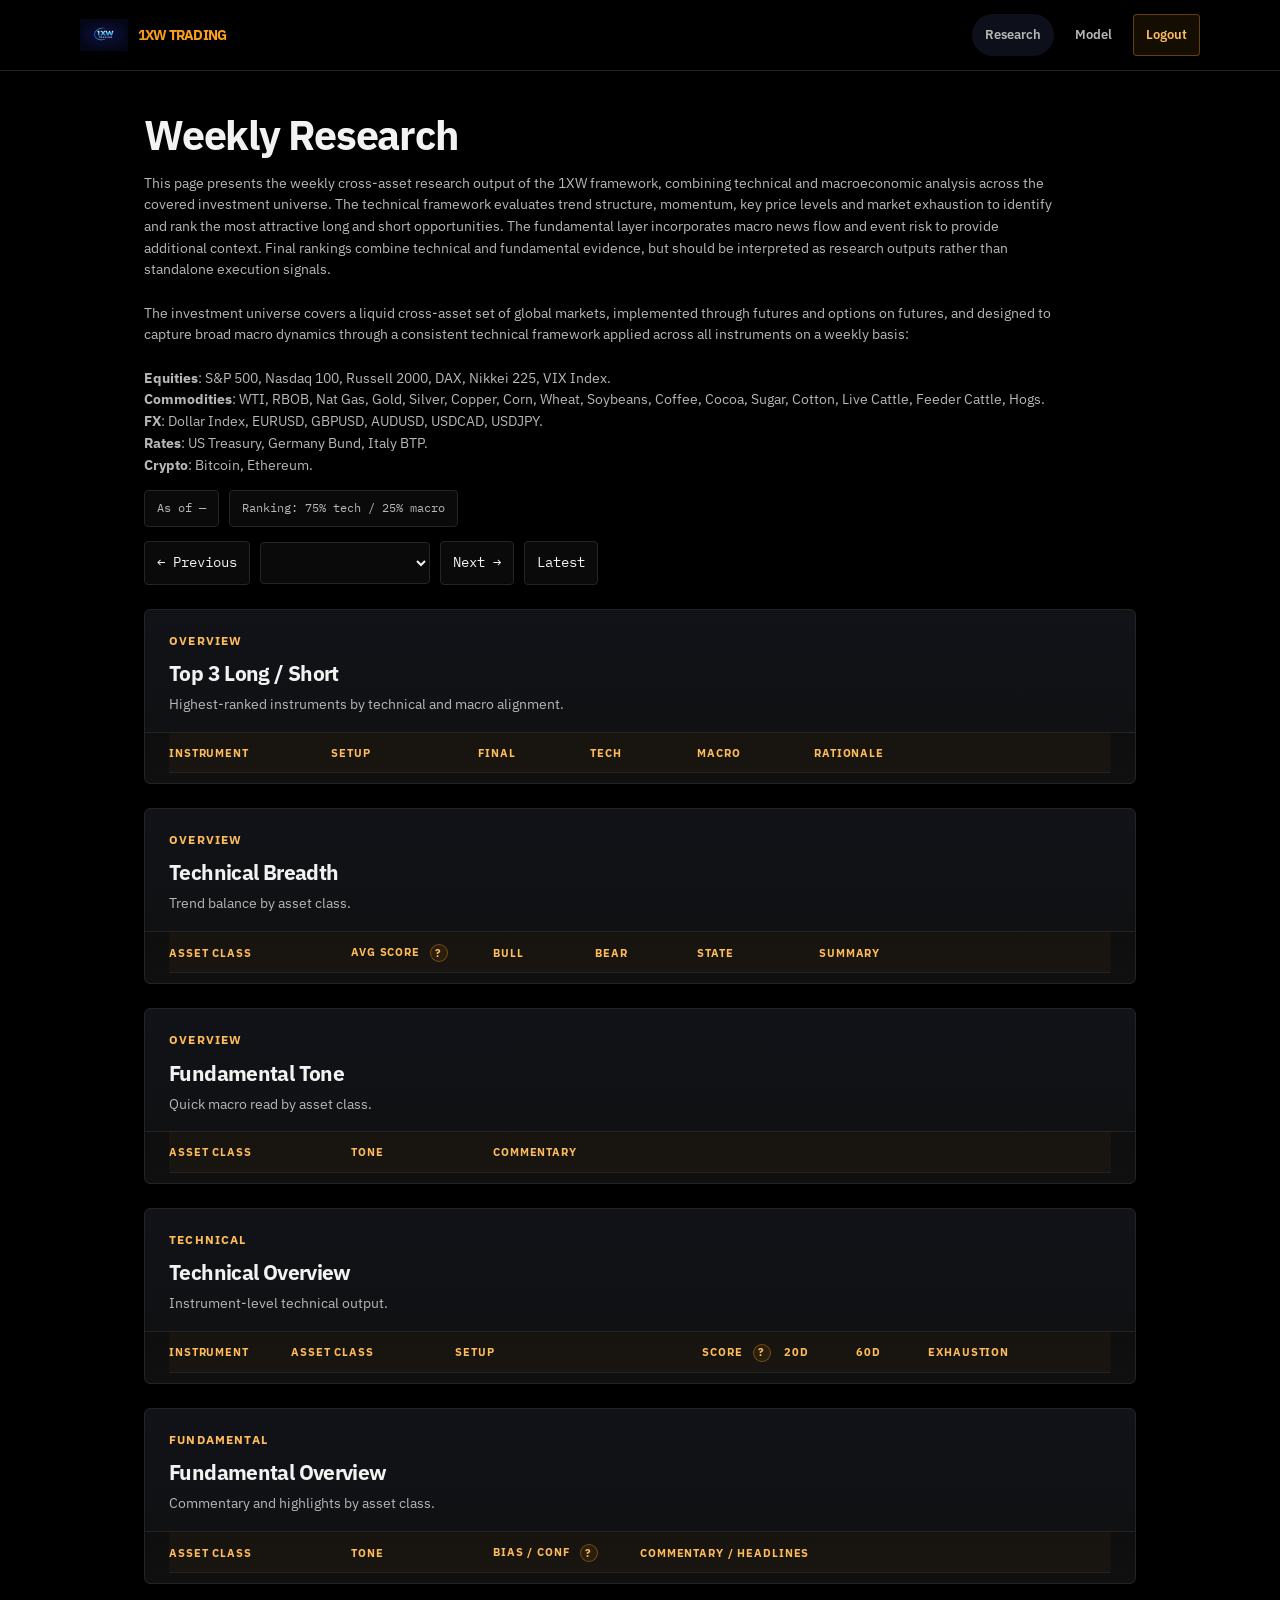
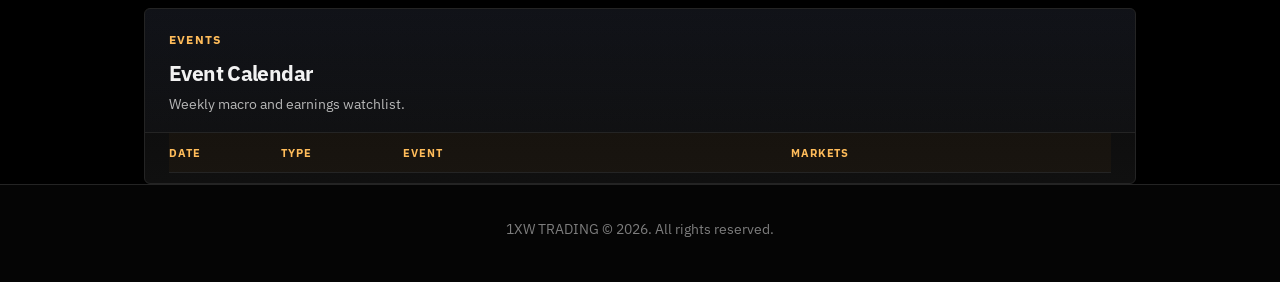
<file: research.html>
<!DOCTYPE html>
<html lang="en">
<head>
<meta charset="UTF-8" />
<meta name="viewport" content="width=device-width, initial-scale=1.0" />
<title>1XW Trading | Weekly Research</title>

<link rel="preconnect" href="https://fonts.googleapis.com">
<link rel="preconnect" href="https://fonts.gstatic.com" crossorigin>
<link href="https://fonts.googleapis.com/css2?family=Inter:wght@300;400;500;600;700;800;900&display=swap" rel="stylesheet">

<style>
:root{
  --bg:#0b0f17;
  --bg2:#111827;
  --panel:#111827;
  --panel2:#0f172a;
  --text:#e5e7eb;
  --muted:#9ca3af;
  --muted2:#6b7280;
  --hairline:#1a2232;
  --line:rgba(255,255,255,.08);
  --accent:#7c9cff;
  --good:#34d399;
  --bad:#f87171;
  --warn:#fbbf24;

  --radius-lg:22px;
  --radius-md:14px;

  --max:1120px;
  --px:clamp(18px,5vw,64px);
  --py:clamp(36px,4.8vw,64px);
  --font-base:14px;
  --font-small:12px;
  --font-meta:13px;
  --font-title:1.3rem;
}

*{margin:0;padding:0;box-sizing:border-box;}
html{scroll-behavior:smooth;}
body{
  font-family:'Inter',sans-serif;
  font-size:var(--font-base);
  color:var(--text);
  line-height:1.55;
  background:
    radial-gradient(900px 600px at 70% -10%, rgba(124,156,255,.12), transparent 60%),
    radial-gradient(700px 500px at 20% 10%, rgba(124,156,255,.08), transparent 70%),
    var(--bg);
}
a{color:inherit;text-decoration:none;}
.container{max-width:var(--max);margin:0 auto;padding:0 var(--px);}

.nav{
  position:sticky;top:0;z-index:50;
  background:rgba(11,15,23,.75);
  backdrop-filter:blur(10px);
  border-bottom:1px solid var(--hairline);
}
.nav-inner{
  display:flex;align-items:center;justify-content:space-between;
  padding:16px 0;gap:16px;
}
.brand{display:flex;align-items:center;gap:10px;}
.brand img{height:32px;width:auto;display:block;filter:drop-shadow(0 10px 18px rgba(0,0,0,.35));}
.logo{
  font-weight:900;letter-spacing:-.8px;text-transform:uppercase;color:var(--accent);line-height:1;
}
.nav-links{
  display:flex;
  gap:18px;
  align-items:center;
  flex-wrap:wrap;
  justify-content:flex-end;
}
.nav-links a,
.nav-links button{
  font-size:.9rem;
  font-weight:700;
  color:var(--accent);
  padding:6px 2px;
  border-radius:0;
  border:none;
  background:none;
  cursor:pointer;
}
.nav-links a:hover,
.nav-links button:hover{
  color:var(--text);
}
.nav-cta{
  margin-left:8px;
  font-weight:700;
  font-size:.9rem;
  padding:10px 14px !important;
  border-radius:999px !important;
  border:1px solid rgba(124,156,255,.35) !important;
  color:var(--accent);
  background:rgba(124,156,255,.06) !important;
}
.nav-cta:hover{
  background:rgba(124,156,255,.14) !important;
}

main{padding:12px 0 84px;}
.hero{display:flex;justify-content:space-between;align-items:flex-end;gap:16px;flex-wrap:wrap;margin-bottom:20px;}
.badge{
  display:inline-flex;padding:8px 12px;border-radius:999px;border:1px solid rgba(124,156,255,.35);
  background:rgba(124,156,255,.10);font-size:.74rem;letter-spacing:1.3px;text-transform:uppercase;
  font-weight:800;color:var(--accent);margin-bottom:12px;
}
h1{font-size:clamp(1.9rem,3.2vw,2.6rem);font-weight:900;letter-spacing:-1px;margin-bottom:6px;}
.sub{max-width:920px;color:var(--muted);}
.meta-line{display:flex;gap:10px;flex-wrap:wrap;margin-top:14px;}
.meta-chip{
  display:inline-flex;align-items:center;gap:8px;padding:8px 12px;border-radius:999px;
  border:1px solid rgba(124,156,255,.18);background:rgba(124,156,255,.06);font-size:.9rem;color:var(--muted);
}
#weekChip{display:none;}

.notice,.error{display:none;margin:14px 0;padding:12px 14px;border-radius:14px;font-size:.92rem;}
.notice{border:1px solid rgba(124,156,255,.22);background:rgba(124,156,255,.08);}
.error{border:1px solid rgba(248,113,113,.35);background:rgba(248,113,113,.10);color:#fecaca;}

.section{margin-top:24px;}
.panel{
  background:linear-gradient(180deg, rgba(17,24,39,.96), rgba(15,23,42,.94));
  border:1px solid var(--hairline);
  border-radius:var(--radius-lg);
  overflow:hidden;
  box-shadow:0 14px 36px rgba(0,0,0,.18);
}
.data-row:hover{background:rgba(124,156,255,.03);}
.panel-head{
  padding:22px 24px 16px;
  border-bottom:1px solid var(--hairline);
  background:linear-gradient(180deg, rgba(124,156,255,.06), rgba(124,156,255,.02));
}
.kicker{
  font-size:.74rem;text-transform:uppercase;letter-spacing:1.4px;color:var(--accent);font-weight:800;margin-bottom:8px;
}
.panel-head h2{font-size:var(--font-title);font-weight:700;letter-spacing:-.4px;margin-bottom:4px;}
.panel-head p{color:var(--muted);max-width:980px;}

.rows{padding:0 24px 10px;}
.col-head{
  display:grid;gap:12px;align-items:center;padding:12px 0 10px;border-bottom:1px solid var(--line);
  color:var(--muted2);font-size:var(--font-small);font-weight:700;letter-spacing:.08em;text-transform:uppercase;
}
.data-row{
  display:grid;align-items:start;gap:12px;padding:14px 0;border-bottom:1px solid var(--line);
}
.data-row:last-child{border-bottom:none;}

.row-ideas{grid-template-columns:150px 135px 100px 95px 105px minmax(280px,1fr);}
.row-breadth{grid-template-columns:170px 130px 90px 90px 110px minmax(240px,1fr);}
.row-tone{grid-template-columns:170px 130px minmax(420px,1fr);}
.row-tech{
grid-template-columns:
110px                /* Instrument */
minmax(120px,1fr)   /* Asset */
minmax(235px,1.4fr) /* Setup (più stretto) */
70px                /* Score */
60px                /* 20d */
60px                /* 60d */
minmax(160px,1.2fr) /* Exhaustion */
}
.row-events{grid-template-columns:100px 110px minmax(280px,1fr) 320px;}
.row-fund{grid-template-columns:170px 130px 135px minmax(420px,1fr);}
.cell{min-width:0;font-size:var(--font-base);font-weight:500;color:var(--text);}
.cell.wrap{
  white-space:normal;
  overflow:visible;
  text-overflow:unset;
  overflow-wrap:anywhere;
  word-break:break-word;
}
.label{font-weight:700;letter-spacing:-.2px;}
.muted{color:var(--muted);font-size:var(--font-meta);}
.muted2{color:var(--muted2);}
.num-pos{color:#bbf7d0;font-weight:800;}
.num-neg{color:#fecaca;font-weight:800;}

.pill{
  display:inline-flex;align-items:center;gap:6px;padding:5px 9px;border-radius:999px;font-size:var(--font-small);font-weight:700;
  border:1px solid rgba(124,156,255,.18);background:rgba(124,156,255,.08);width:max-content;max-width:100%;
}
.side.long{color:#bbf7d0;border-color:rgba(52,211,153,.25);background:rgba(52,211,153,.10);}
.side.short{color:#fecaca;border-color:rgba(248,113,113,.28);background:rgba(248,113,113,.10);}
.tone.supportive{color:#bbf7d0;border-color:rgba(52,211,153,.25);background:rgba(52,211,153,.10);}
.tone.cautious{color:#fecaca;border-color:rgba(248,113,113,.28);background:rgba(248,113,113,.10);}
.tone.mixed{color:#fde68a;border-color:rgba(251,191,36,.28);background:rgba(251,191,36,.10);}
.state.pos{color:#bbf7d0;}
.state.neg{color:#fecaca;}
.state.mix{color:#dbeafe;}
.inline-tags{display:flex;gap:8px;flex-wrap:wrap;}
.empty{color:var(--muted2);font-size:.92rem;padding:14px 0;}
.event-title{font-weight:700;display:block;margin-bottom:4px;}
.event-src{font-size:.82rem;color:var(--muted2);}

footer{
  padding:34px 0 42px;
  border-top:1px solid var(--hairline);
  text-align:center;
  color:rgba(100,116,139,.9);
  font-size:.85rem;
  background:#080c14;
}

@media (max-width:1100px){
  .rows{overflow-x:auto;overflow-y:hidden;-webkit-overflow-scrolling:touch;scrollbar-width:none;}
  .rows::-webkit-scrollbar{display:none;}
  .col-head,.data-row{width:max-content;min-width:100%;}
}
@media (max-width:680px){
  .brand .logo{display:none;}
  .brand img{height:28px;}
  .rows{padding:0 18px 10px;}
  .panel-head{padding:20px 18px 14px;}
  .nav-links{gap:14px;}
}

/* Mobile + polish refinements */
@media (max-width:900px){
  .nav-links a[href="#technical-breadth"],
  .nav-links a[href="#technical-overview"],
  .nav-links a[href="#fundamental-overview"]{display:none;}
}
@media (max-width:680px){
  .container{padding:0 20px;}
  .nav-inner{padding:14px 4px;gap:12px;align-items:center;}
  .brand{padding-left:4px;}
  .nav-links{padding-right:4px;gap:10px;justify-content:flex-end;}
  .nav-links a[href="#events"]{display:none;}
  .brand .logo{display:none;}
  .brand img{height:28px;}
  main{padding:32px 0 64px;}
  .hero{margin-bottom:20px;}
  h1{font-size:1.9rem;}
  .sub{font-size:.95rem;}
  .meta-line{gap:8px;}
  .meta-chip{font-size:.8rem;padding:7px 10px;}
  .section{margin-top:18px;}
  .panel{border-radius:18px;}
  .panel-head{padding:18px 18px 14px;}
  .panel-head h2{font-size:1.12rem;}
  .rows{
    padding:0 18px 8px;
    overflow-x:auto;
    overflow-y:hidden;
    -webkit-overflow-scrolling:touch;
    scrollbar-width:none;
  }
  .rows::-webkit-scrollbar{display:none;}
  .col-head{
    display:grid;
    width:max-content;
    min-width:100%;
    padding:12px 0 10px;
    font-size:11px;
  }
  .data-row{
    display:grid;
    width:max-content;
    min-width:100%;
    padding:14px 0;
  }
  .cell{
    font-size:13px;
    line-height:1.4;
  }
  .cell::before{content:none;}
  .inline-tags{gap:6px;}
  .pill{font-size:11px;padding:5px 8px;}

  .row-ideas{grid-template-columns:140px 120px 90px 90px 95px minmax(260px,1fr);}
  .row-breadth{grid-template-columns:150px 115px 80px 80px 100px minmax(220px,1fr);}
  .row-tone{grid-template-columns:150px 115px minmax(320px,1fr);}
  .row-tech{
  grid-template-columns:
  110px                /* Instrument */
  minmax(120px,1fr)   /* Asset */
  minmax(240px,1.4fr) /* Setup (più stretto) */
  85px               /* Score (molto stretto) */
  65px                /* 20d */
  65px                /* 60d */
  minmax(180px,1.2fr) /* Exhaustion (larga) */
  }
  .row-fund{grid-template-columns:150px 115px 135px minmax(300px,1fr);}
  .row-events{grid-template-columns:85px 95px minmax(220px,1fr) 240px;}
}


.history-bar{display:flex;gap:10px;align-items:center;flex-wrap:wrap;margin-top:14px;}
.hist-btn,.hist-select{background:#111827;color:var(--text);border:1px solid var(--hairline);border-radius:10px;padding:10px 12px;font:inherit;}
.hist-btn{cursor:pointer;}
.hist-btn:disabled{opacity:.4;cursor:default;}
.hist-select{min-width:170px;}

@media (min-width: 901px) {
  main {
    padding-top: 0 !important;
  }

  .hero h1 {
    margin-top: 0 !important;
  }
}

.info-tip{
  display:inline-flex;
  align-items:center;
  justify-content:center;
  width:18px;
  height:18px;
  margin-left:6px;
  border-radius:999px;
  border:1px solid rgba(124,156,255,.32);
  background:rgba(124,156,255,.10);
  color:var(--accent);
  font-size:11px;
  font-weight:800;
  line-height:1;
  cursor:pointer;
  vertical-align:middle;
  user-select:none;
}

.info-tip:hover{
  background:rgba(124,156,255,.16);
}

.info-tip:focus-visible{
  outline:none;
  box-shadow:0 0 0 4px rgba(124,156,255,.16);
}

.tooltip-pop{
  position:fixed;
  z-index:9999;
  max-width:min(320px, calc(100vw - 24px));
  padding:10px 12px;
  border-radius:12px;
  border:1px solid rgba(124,156,255,.22);
  background:rgba(15,23,42,.98);
  color:var(--text);
  font-size:12px;
  line-height:1.45;
  box-shadow:0 18px 42px rgba(0,0,0,.34);
  pointer-events:auto;
}

.tooltip-pop.is-mobile{
  left:12px !important;
  right:12px !important;
  bottom:12px !important;
  top:auto !important;
  max-width:none;
  padding:14px 14px 16px;
  border-radius:16px;
  font-size:13px;
  line-height:1.5;
}

.tooltip-close{
  display:none;
}

.tooltip-pop.is-mobile .tooltip-close{
  display:inline-flex;
  align-items:center;
  justify-content:center;
  margin-top:12px;
  padding:8px 12px;
  border-radius:999px;
  border:1px solid rgba(124,156,255,.28);
  background:rgba(124,156,255,.10);
  color:var(--accent);
  font:inherit;
  font-weight:700;
  cursor:pointer;
}

.tooltip-pop strong{
  color:var(--accent);
}

@media (max-width:680px){
  .info-tip{
    width:20px;
    height:20px;
    font-size:12px;
    margin-left:5px;
  }
}

</style>
<link rel="stylesheet" href="assets/css/theme.css">
<link rel="stylesheet" href="assets/css/components.css">
<link rel="stylesheet" href="assets/css/theme-bloomberg-trial.css">
<script defer src="assets/js/layout.js"></script>

</head>

<body data-page="app" data-shell="member">
  <div id="siteNav"></div>

<main class="container">
    <div class="hero page-hero">
      <div>
        
        <h1>Weekly Research</h1>
   
        <div class="sub">This page presents the weekly cross-asset research output of the 1XW framework, combining technical and macroeconomic analysis across the covered investment universe. The technical framework evaluates trend structure, momentum, key price levels and market exhaustion to identify and rank the most attractive long and short opportunities. The fundamental layer incorporates macro news flow and event risk to provide additional context. Final rankings combine technical and fundamental evidence, but should be interpreted as research outputs rather than standalone execution signals.<br><br>The investment universe covers a liquid cross-asset set of global markets, implemented through futures and options on futures, and designed to capture broad macro dynamics through a consistent technical framework applied across all instruments on a weekly basis:<br><br><b>Equities</b>: S&amp;P 500, Nasdaq 100, Russell 2000, DAX, Nikkei 225, VIX Index.<br><b>Commodities</b>: WTI, RBOB, Nat Gas, Gold, Silver, Copper, Corn, Wheat, Soybeans, Coffee, Cocoa, Sugar, Cotton, Live Cattle, Feeder Cattle, Hogs.<br><b>FX</b>: Dollar Index, EURUSD, GBPUSD, AUDUSD, USDCAD, USDJPY.  <br><b>Rates</b>: US Treasury, Germany Bund, Italy BTP.  <br><b>Crypto</b>: Bitcoin, Ethereum.
</div>

        <div class="meta-line">
          <span class="meta-chip" id="asofChip">As of —</span>
          <span class="meta-chip" id="weekChip">Week —</span>
          <span class="meta-chip" id="methodChip">Ranking: 75% tech / 25% macro</span>
        </div>
        <div class="history-bar" id="historyBar">
          <button class="hist-btn" id="prevWeekBtn" type="button">← Previous</button>
          <select class="hist-select" id="weekSelect"></select>
          <button class="hist-btn" id="nextWeekBtn" type="button">Next →</button>
          <button class="hist-btn" id="latestWeekBtn" type="button">Latest</button>
        </div>
      </div>
    </div>

    <div class="notice" id="noticeBox"></div>
    <div class="error" id="errorBox"></div>

    <section class="section" id="topideas">
      <div class="panel">
        <div class="panel-head">
          <div class="kicker">Overview</div>
          <h2>Top 3 Long / Short</h2>
          <p>Highest-ranked instruments by technical and macro alignment.</p>
        </div>
        <div class="rows">
          <div class="col-head row-ideas">
            <div>Instrument</div><div>Setup</div><div>Final</div><div>Tech</div><div>Macro</div><div>Rationale</div>
          </div>
          <div id="topIdeasRows"></div>
        </div>
      </div>
    </section>

    <section class="section" id="technical-breadth">
      <div class="panel">
        <div class="panel-head">
          <div class="kicker">Overview</div>
          <h2>Technical Breadth</h2>
          <p>Trend balance by asset class.</p>
        </div>
        <div class="rows">
          <div class="col-head row-breadth">
  <div>Asset Class</div>
  <div>
    Avg Score
   <span
  class="info-tip"
  tabindex="0"
  aria-label="Average score explanation"
  data-tip="<strong>Avg Score</strong><br>Average technical score of instruments in the asset class.<br><br><strong>Range:</strong> -4 to +4.<br><strong>+1 to +4:</strong> positive / bullish backdrop.<br><strong>-1 to -4:</strong> weak / bearish backdrop.<br><strong>Around 0:</strong> mixed conditions."
>?</span>
  </div>
  <div>Bull</div>
  <div>Bear</div>
  <div>State</div>
  <div>Summary</div>
</div>
          <div id="breadthRows"></div>
        </div>
      </div>
    </section>

    <section class="section" id="fundamental-tone">
      <div class="panel">
        <div class="panel-head">
          <div class="kicker">Overview</div>
          <h2>Fundamental Tone</h2>
          <p>Quick macro read by asset class.</p>
        </div>
        <div class="rows">
          <div class="col-head row-tone">
            <div>Asset Class</div><div>Tone</div><div>Commentary</div>
          </div>
          <div id="toneRows"></div>
        </div>
      </div>
    </section>

    <section class="section" id="technical-overview">
      <div class="panel">
        <div class="panel-head">
          <div class="kicker">Technical</div>
          <h2>Technical Overview</h2>
          <p>Instrument-level technical output.</p>
        </div>
        <div class="rows">
          <div class="col-head row-tech">
           <div>Instrument</div>
           <div>Asset Class</div>
           <div>Setup</div>
           <div>
            Score
            <span
              class="info-tip"
              tabindex="0"
              aria-label="Technical score explanation"
              data-tip="<strong>Score</strong><br>Ranks the quality of the current technical setup.<br><br><strong>Range:</strong> -100 to +100.<br><strong>Positive:</strong> Long setup.<br><strong>Negative:</strong> Short setup.<br><strong>Higher absolute values indicate stronger opportunities.</strong>"
            >?</span>
           </div>
            <div>20d</div>
            <div>60d</div>
            <div>Exhaustion</div>
          </div>
          <div id="techInstrumentRows"></div>
        </div>
      </div>
    </section>

    <section class="section" id="fundamental-overview">
      <div class="panel">
        <div class="panel-head">
          <div class="kicker">Fundamental</div>
          <h2>Fundamental Overview</h2>
          <p>Commentary and highlights by asset class.</p>
        </div>
        <div class="rows">
         <div class="col-head row-fund">
  <div>Asset Class</div>
  <div>Tone</div>
  <div>
    Bias / Conf
   <span
  class="info-tip"
  tabindex="0"
  aria-label="Bias and confidence explanation"
  data-tip="<strong>Bias / Conf</strong><br><strong>Bias:</strong> directional macro lean for the asset class.<br><strong>Range:</strong> -1.00 to +1.00.<br><strong>Positive:</strong> supportive backdrop.<br><strong>Negative:</strong> cautious / adverse backdrop.<br><br><strong>Conf:</strong> conviction of that macro view.<br><strong>Range:</strong> 0 to 100.<br><strong>Low:</strong> weak conviction.<br><strong>High:</strong> strong conviction."
>?</span>
  </div>
  <div>Commentary / Headlines</div>
</div>
          <div id="fundRows"></div>
        </div>
      </div>
    </section>

    <section class="section" id="events">
      <div class="panel">
        <div class="panel-head">
          <div class="kicker">Events</div>
          <h2>Event Calendar</h2>
          <p>Weekly macro and earnings watchlist.</p>
        </div>
        <div class="rows">
          <div class="col-head row-events">
            <div>Date</div><div>Type</div><div>Event</div><div>Markets</div>
          </div>
          <div id="eventRows"></div>
        </div>
      </div>
    </section>

  </main>

  <footer>1XW TRADING © 2026. All rights reserved.</footer>

<script type="module">
import { createClient } from 'https://esm.sh/@supabase/supabase-js@2';

(async () => {
  const SUPABASE_URL = 'https://iiawkbucjgellrtrizhk.supabase.co';
  const SUPABASE_ANON_KEY = 'eyJhbGciOiJIUzI1NiIsInR5cCI6IkpXVCJ9.eyJpc3MiOiJzdXBhYmFzZSIsInJlZiI6ImlpYXdrYnVjamdlbGxydHJpemhrIiwicm9sZSI6ImFub24iLCJpYXQiOjE3NzM0ODAzNjUsImV4cCI6MjA4OTA1NjM2NX0.DK5_m4XQUNGqlCu6UoIMJRSpfKPbMHW8B56ikK1wqPM';
  const supabase = createClient(SUPABASE_URL, SUPABASE_ANON_KEY);

  const WEEKLY_URL = 'content/site_weekly.json';
  const WEEKLY_INDEX_URL = 'content/history/weeklies/index.json';

  async function requireActiveMembership() {
    const { data: { session }, error: sessionError } = await supabase.auth.getSession();

    if (sessionError || !session || !session.user?.email) {
      window.location.href = 'login.html';
      return null;
    }

    const email = session.user.email.toLowerCase();

    const { data, error } = await supabase
      .from('memberships')
      .select('subscription_status')
      .eq('email', email)
      .maybeSingle();

    if (error || !data || data.subscription_status !== 'active') {
      await supabase.auth.signOut();
      window.location.href = 'login.html';
      return null;
    }

    return session.user;
  }

  const user = await requireActiveMembership();
  if (!user) return;

  const $ = id => document.getElementById(id);
  const noticeBox = $('noticeBox');
  const errorBox = $('errorBox');

  function showError(msg){
    errorBox.textContent = msg || 'Something went wrong.';
    errorBox.style.display = 'block';
    noticeBox.style.display = 'none';
  }
  function showNotice(msg){
    if (!msg){ noticeBox.style.display = 'none'; return; }
    noticeBox.textContent = msg;
    noticeBox.style.display = 'block';
    errorBox.style.display = 'none';
  }
  function escapeHtml(v){
    return String(v ?? '').replace(/[&<>"']/g, c => ({'&':'&amp;','<':'&lt;','>':'&gt;','"':'&quot;',"'":'&#39;'}[c]));
  }
  function cacheBust(url){
    return url + (url.includes('?') ? '&' : '?') + 'v=' + Date.now();
  }
  async function loadJson(url){
    const res = await fetch(cacheBust(url), { cache:'no-store' });
    if (!res.ok) throw new Error(`Failed to load ${url} (${res.status})`);
    return res.json();
  }
  function pct(v, digits=1){
    const n = Number(v);
    return Number.isFinite(n) ? `${n > 0 ? '+' : ''}${n.toFixed(digits)}%` : '—';
  }
  function signed(v, digits=1){
    const n = Number(v);
    if (!Number.isFinite(n)) return '—';
    return `${n > 0 ? '+' : ''}${n.toFixed(digits)}`;
  }
  function classForNum(v){
    const n = Number(v);
    if (!Number.isFinite(n)) return '';
    if (n > 0) return 'num-pos';
    if (n < 0) return 'num-neg';
    return '';
  }
  function scorePct(v){
    const n = Number(v);
    return Number.isFinite(n) ? `${Math.round(n * 100)}` : '—';
  }
  function toneClass(t){
    const x = String(t || '').toLowerCase();
    if (x.includes('support')) return 'supportive';
    if (x.includes('cautious') || x.includes('fragile') || x.includes('negative')) return 'cautious';
    return 'mixed';
  }
  function assetState(row){
    const avg = Number(row?.avg_score);
    if (!Number.isFinite(avg)) return { label:'Mixed', cls:'mix' };
    if (avg >= 1) return { label:'Positive', cls:'pos' };
    if (avg <= -1) return { label:'Weak', cls:'neg' };
    return { label:'Mixed', cls:'mix' };
  }
  function firstSentence(text){
    const s = String(text || '').trim();
    if (!s) return '';
    const idx = s.indexOf('. ');
    return idx > -1 ? s.slice(0, idx + 1) : s;
  }
  function parseDate(v){
    if (!v) return null;
    const d = new Date(v);
    return Number.isNaN(d.getTime()) ? null : d;
  }
  function prettyDate(v){
    const d = parseDate(v);
    if (!d) return 'Watch';
    return d.toLocaleDateString('en-GB', { day:'2-digit', month:'short' });
  }
  function compactHeadline(title){
  return String(title || '').trim();
}
  function normalizeSpaces(s){
    return String(s || '').replace(/\s+/g, ' ').trim();
  }

  function prettifyTechnicalText(text){
    return String(text || '')
      .replaceAll('fib_0.382', 'Fib 38.2%')
      .replaceAll('fib_0.500', 'Fib 50%')
      .replaceAll('fib_0.618', 'Fib 61.8%')
      .replaceAll('fib_0.786', 'Fib 78.6%')
      .replaceAll('ma50', 'MA50')
      .replaceAll('ma200', 'MA200')
      .replaceAll('swing_low', 'Swing Low')
      .replaceAll('swing_high', 'Swing High')
      .replaceAll('20d_high', '20-Day High')
      .replaceAll('20d_low', '20-Day Low')
      .replaceAll('60d_high', '60-Day High')
      .replaceAll('60d_low', '60-Day Low')
      .replaceAll('120d_high', '120-Day High')
      .replaceAll('120d_low', '120-Day Low')
      .replaceAll('Support confluence:', 'Support:')
      .replaceAll('Resistance confluence:', 'Resistance:')
      .replace(/\s*\/\s*/g, ' / ')
      .replace(/\s+/g, ' ')
      .trim();
  }

function buildIdeaRationale(item){
  const parts = [];

  const r20 = Number(item.ret_20d_pct);
  if (Number.isFinite(r20)){
    parts.push(`${r20 > 0 ? '+' : ''}${r20.toFixed(1)}% 20d`);
  }

  if (item.rationale){
    let rationale = prettifyTechnicalText(item.rationale);

    const setup = String(item.setup || '').trim();

    if (setup){
      const escapedSetup = setup.replace(/[.*+?^${}()|[\]\\]/g, '\\$&');
      rationale = rationale.replace(
        new RegExp(`^${escapedSetup}:?\\s*`, 'i'),
        ''
      );
    }

    parts.push(rationale);
  }

  return parts.filter(Boolean).join(' • ');
}
 
  
  function rowHtml(cls, cells){
    return `<div class="data-row ${cls}">${cells.map(c => `<div class="cell ${c.wrap ? 'wrap' : ''} ${c.extra || ''}" data-label="${c.label || ''}">${c.html}</div>`).join('')}</div>`;
  }
  function renderMeta(data){
    $('asofChip').textContent = `As of ${data.asof || '—'}`;
    $('weekChip').textContent = `Week ${data.week_id || '—'}`;
    const techW = data.top_ideas?.methodology?.final?.tech_weight;
    const fundW = data.top_ideas?.methodology?.final?.fund_weight;
    if (Number.isFinite(techW) && Number.isFinite(fundW)) {
      $('methodChip').textContent = `Ranking: ${Math.round(techW*100)}% tech / ${Math.round(fundW*100)}% macro`;
    }
  }

  function renderTopIdeas(topIdeas){
    const holder = $('topIdeasRows');
    const longs = Array.isArray(topIdeas?.top_long) ? topIdeas.top_long.slice(0,3) : [];
    const shorts = Array.isArray(topIdeas?.top_short) ? topIdeas.top_short.slice(0,3) : [];
    const merged = [...longs.map(x => ({...x, side:'LONG'})), ...shorts.map(x => ({...x, side:'SHORT'}))];
    if (!merged.length){
      holder.innerHTML = '<div class="empty">No candidates available.</div>';
      return;
    }
    holder.innerHTML = merged.map(item => {
      const sideClass = item.side === 'LONG' ? 'long' : 'short';
     const label = `${escapeHtml(item.side)} ${escapeHtml(item.name || '—')}`;
      return rowHtml('row-ideas', [
        { label:'Instrument', html:`<span class="label">${label}</span>` },
        { label:'Setup', html: escapeHtml(item.setup || '—') },
        { label:'Final', html:`<span class="pill">score ${escapeHtml(scorePct(item.final_score))}</span>` },
        { label:'Tech', html:`<span class="pill ${sideClass === 'long' ? 'tone supportive' : 'tone cautious'}">tech ${escapeHtml(scorePct(item.tech_score))}</span>` },
        { label:'Macro', html:`<span class="pill side ${sideClass}">macro ${escapeHtml(scorePct(item.macro_alignment ?? item.fund_support))}</span>` },
        { label:'Rationale', html: escapeHtml(buildIdeaRationale(item) || 'No specific rationale available.'), wrap:true, extra:'muted' }
      ]);
    }).join('');
  }

  function renderBreadth(tech){
    const holder = $('breadthRows');
    const entries = Object.entries(tech?.by_asset_class || {});
    if (!entries.length){
      holder.innerHTML = '<div class="empty">No technical breadth available.</div>';
      return;
    }
    holder.innerHTML = entries.map(([ac, row]) => {
      const state = assetState(row);
      return rowHtml('row-breadth', [
        { label:'Asset Class', html:`<span class="label">${escapeHtml(ac)}</span>` },
        { label:'Avg Score', html:`avg ${escapeHtml(signed(row.avg_score,1))}` },
        { label:'Bull', html:`bull ${escapeHtml(String(row.bullish ?? '—'))}` },
        { label:'Bear', html:`bear ${escapeHtml(String(row.bearish ?? '—'))}` },
        { label:'State', html:`<span class="pill state ${state.cls}">${escapeHtml(state.label)}</span>` },
        { label:'Summary', html: escapeHtml(firstSentence(row.text || '')), wrap:true, extra:'muted' }
      ]);
    }).join('');
  }

  function renderTone(fund){
    const holder = $('toneRows');
    const entries = Object.entries(fund?.by_asset_class || {});
    if (!entries.length){
      holder.innerHTML = '<div class="empty">No fundamental overview available.</div>';
      return;
    }
    holder.innerHTML = entries.map(([ac, row]) => rowHtml('row-tone', [
      { label:'Asset Class', html:`<span class="label">${escapeHtml(ac)}</span>` },
      { label:'Tone', html:`<span class="pill tone ${toneClass(row.tone)}">${escapeHtml(row.tone || 'Mixed')}</span>` },
      { label:'Commentary', html: escapeHtml(firstSentence(row.commentary || '')), wrap:true, extra:'muted' }
    ])).join('');
  }

  function renderTechnicalOverview(tech){
    const holder = $('techInstrumentRows');
    
    function exhaustionRank(v){
      const s = String(v || '').toLowerCase();

      const m = s.match(/\((\d+)\)/);
      const n = m ? Number(m[1]) : 50;

      if (s.includes('extreme ob')) return 1000 + n;
      if (s.includes('overbought')) return 800 + n;
      if (s.includes('neutral+')) return 600 + n;
      if (s.includes('neutral')) return 500 + n;
      if (s.includes('neutral-')) return 400 + n;
      if (s.includes('oversold')) return 200 + n;
      if (s.includes('extreme os')) return 0 + n;

      return n;
    }

    const rows = Object.values(tech?.by_symbol || {}).sort((a,b) =>
      (Number(b.score) || 0) - (Number(a.score) || 0) ||
      exhaustionRank(b.exhaustion) - exhaustionRank(a.exhaustion)
    );


    if (!rows.length){
      holder.innerHTML = '<div class="empty">No instrument rows available.</div>';
      return;
    }
    holder.innerHTML = rows.map(row => rowHtml('row-tech', [
      { label:'Instrument', html:`<span class="label">${escapeHtml(row.name || row.symbol || '')}</span>` },
      { label:'Asset Class', html: escapeHtml(row.asset_class || '') },
      { label:'Setup', html: escapeHtml(row.setup || '') },
      { label:'Score', html:`<span class="${classForNum(row.score)}">${escapeHtml(signed(row.score,0))}</span>` },
      { label:'20d', html:`<span class="${classForNum(row.ret_20d_pct)}">${escapeHtml(pct(row.ret_20d_pct,1))}</span>` },
      { label:'60d', html:`<span class="${classForNum(row.ret_60d_pct)}">${escapeHtml(pct(row.ret_60d_pct,1))}</span>` },
      { label:'Exhaustion', html: escapeHtml(row.exhaustion || '—') }
    ])).join('');
  }

  function renderFundamentalOverview(fund){
    const holder = $('fundRows');
    const entries = Object.entries(fund?.by_asset_class || {});
    if (!entries.length){
      holder.innerHTML = '<div class="empty">No fundamental overview available.</div>';
      return;
    }
    holder.innerHTML = entries.map(([ac, row]) => {
      const headlines = Array.isArray(row.top_news) 
        ? row.top_news.slice(0,3).map(n => {
            const title = compactHeadline(n.title || '');
            const url = n.url || '';
            if (!title) return '';
            return url 
              ? `<a href="${url}" target="_blank" style="text-decoration:underline;">${escapeHtml(title)}</a>`
              : escapeHtml(title);
           }).filter(Boolean)
         : [];
      const tail = [firstSentence(row.commentary || '')].filter(Boolean);
      if (headlines.length) tail.push(headlines.join(' • '));
      return rowHtml('row-fund', [
        { label:'Asset Class', html:`<span class="label">${escapeHtml(ac)}</span>` },
        { label:'Tone', html:`<span class="pill tone ${toneClass(row.tone)}">${escapeHtml(row.tone || 'Mixed')}</span>` },
        { label:'Bias / Conf', html:`bias ${escapeHtml(signed(row.bias,2))} · conf ${escapeHtml(scorePct(row.confidence))}` },
        { label:'Commentary / Headlines', html: tail.join(' — '), wrap:true, extra:'muted' }
      ]);
    }).join('');
  }

  function normalizeMacroTitle(title){
    const t = normalizeSpaces(title).toLowerCase();
    const rules = [
      [/non[- ]farm|payroll/, 'US Non-Farm Payrolls'],
      [/\bcpi\b|consumer price/, 'US CPI'],
      [/\bppi\b|producer price/, 'US PPI'],
      [/jobless claims|claims/, 'US Jobless Claims'],
      [/\bpmi\b|ism/, 'PMI / ISM'],
      [/\bgdp\b/, 'GDP Release'],
      [/retail sales/, 'Retail Sales'],
      [/ecb decision|ecb meeting|ecb policy|ecb rate decision/, 'ECB Meeting / Rate Decision'],
      [/fomc|fed meeting|federal reserve decision|fed rate decision/, 'Fed Meeting / Rate Decision'],
      [/ecb decision|ecb meeting|ecb policy/, 'ECB Meeting / Rate Decision'],
      [/ecb speakers|lagarde/, 'ECB Speakers'],
      [/boe|bank of england/, 'BoE Event'],
      [/boj|bank of japan/, 'BoJ Event'],
      [/opec/, 'OPEC / Energy Watch'],
      [/inventory/, 'Inventory Data'],
      [/\bunemployment\b/, 'Labour Market Data'],
      [/earnings|results|guidance|quarter|q1|q2|q3|q4|eps/, null]
    ];
    for (const [re, label] of rules){
      if (re.test(t)) return label;
    }
    return null;
  }

 function extractCompanyFromHeadline(title){
  const raw = normalizeSpaces(title);

  let m = raw.match(/^([A-Z][A-Za-z0-9&.\- ]{1,40}?)\s+(?:earnings|results|guidance|reports|report|posts)\b/i);
  if (m) return `${m[1].trim()} earnings`;

  m = raw.match(/\b([A-Z][A-Za-z0-9&.\- ]{1,40}?)\s+(?:Q[1-4]|quarterly)\b/i);
  if (m) return `${m[1].trim()} earnings`;

  return null;
}

  function collectEvents(weekly){
  const raw = Array.isArray(weekly?.event_calendar) ? weekly.event_calendar : [];

  const merged = new Map();

  raw.forEach(e => {
    const title = normalizeSpaces(e.title || '');
    if (!title) return;

    const ticker = normalizeSpaces(e.ticker || '').toUpperCase();
    const type = normalizeSpaces(e.type || '');
    const date = normalizeSpaces(e.date || '');
    const dedupeId = type === 'Earnings'
      ? (ticker || title.toLowerCase())
      : title.toLowerCase();

    const key = `${date}|${type}|${dedupeId}`;


if (!merged.has(key)) {
  merged.set(key, {
    date,
    type,
    title,
    ticker,
    company: normalizeSpaces(e.company || ''),
    source: normalizeSpaces(e.source || ''),
    markets: Array.isArray(e.markets) ? e.markets : [],
    assets: Array.isArray(e.markets) ? e.markets : []
  });
}

  });

  return Array.from(merged.values())
    .sort((a, b) => {
      const da = parseDate(a.date)?.getTime() || 0;
      const db = parseDate(b.date)?.getTime() || 0;
      return da - db || a.type.localeCompare(b.type) || a.title.localeCompare(b.title);
    })
    .slice(0, 50);
}

  function renderEvents(eventCalendar){
    const holder = $('eventRows');
    const events = Array.isArray(eventCalendar) ? eventCalendar : [];
    if (!events.length){
      holder.innerHTML = '<div class="empty">No major events.</div>';
      return;
    }
    holder.innerHTML = events.map(e => rowHtml('row-events', [
      { label:'Date', html: escapeHtml(prettyDate(e.date)) },
      { label:'Type', html:`<span class="pill ${String(e.type).toLowerCase() === 'earnings' ? 'tone mixed' : ''}">${escapeHtml(e.type || '')}</span>` },
      { label:'Event', html:`<span class="event-title">${escapeHtml(e.title || '')}${e.type === 'Earnings' && e.company ? ` — ${escapeHtml(e.company)}` : ''}${e.type === 'Earnings' && !e.company && e.ticker && e.ticker !== e.title ? ` (${escapeHtml(e.ticker)})` : ''}</span>${e.source ? `<span class="event-src">${escapeHtml(e.source)}</span>` : ''}`, wrap:true },
      { label:'Markets', html:`<div class="inline-tags">${(e.markets || e.assets || []).map(a => `<span class="pill">${escapeHtml(a)}</span>`).join('')}</div>`, wrap:true }
    ])).join('');
  }


  function getWeekParam(){
    const params = new URLSearchParams(window.location.search);
    return (params.get('week') || '').trim();
  }
  function setWeekParam(week){
    const url = new URL(window.location.href);
    if (week) url.searchParams.set('week', week);
    else url.searchParams.delete('week');
    window.history.replaceState({}, '', url);
  }
  function sortWeeksDesc(weeks){
    return [...weeks].sort((a, b) => String(b.id || '').localeCompare(String(a.id || '')));
  }
  async function loadWeeklyIndex(){
    const idx = await loadJson(WEEKLY_INDEX_URL);
    const weeks = Array.isArray(idx?.weeks)
      ? idx.weeks.filter(x => x && x.id && x.path)
      : [];
    return {
      current: idx?.current || '',
      weeks: sortWeeksDesc(weeks)
    };
  }
  function bindHistoryControls(index, activeWeekId){
    const select = $('weekSelect');
    const prevBtn = $('prevWeekBtn');
    const nextBtn = $('nextWeekBtn');
    const latestBtn = $('latestWeekBtn');

    const weeks = index.weeks || [];
    const ids = weeks.map(w => w.id);
    const activeIdx = ids.indexOf(activeWeekId);

    select.innerHTML = weeks.map(w => {
      const label = w.asof ? `${w.id} · ${w.asof}` : w.id;
      return `<option value="${escapeHtml(w.id)}"${w.id === activeWeekId ? ' selected' : ''}>${escapeHtml(label)}</option>`;
    }).join('');

    prevBtn.disabled = activeIdx < 0 || activeIdx >= weeks.length - 1;
    nextBtn.disabled = activeIdx <= 0;
    latestBtn.disabled = activeWeekId === index.current;

    select.onchange = () => {
      const week = select.value;
      setWeekParam(week === index.current ? '' : week);
      window.location.reload();
    };

    prevBtn.onclick = () => {
      if (activeIdx < 0 || activeIdx >= weeks.length - 1) return;
      const target = weeks[activeIdx + 1].id;
      setWeekParam(target === index.current ? '' : target);
      window.location.reload();
    };

    nextBtn.onclick = () => {
      if (activeIdx <= 0) return;
      const target = weeks[activeIdx - 1].id;
      setWeekParam(target === index.current ? '' : target);
      window.location.reload();
    };

    latestBtn.onclick = () => {
      setWeekParam('');
      window.location.reload();
    };
  }
  async function resolveWeeklySource(){
    try {
      const index = await loadWeeklyIndex();
      const requested = getWeekParam();
      const activeWeekId = requested || index.current;
      const match = (index.weeks || []).find(w => w.id === activeWeekId);

      if (!match) {
        return {
          index,
          activeWeekId: '',
          weekly: await loadJson(WEEKLY_URL)
        };
      }

      return {
        index,
        activeWeekId,
        weekly: await loadJson(match.path)
      };
    } catch (err) {
      return {
        index: null,
        activeWeekId: '',
        weekly: await loadJson(WEEKLY_URL)
      };
    }
  }

  async function init(){
    try {
      showNotice('');
      const { index, activeWeekId, weekly } = await resolveWeeklySource();
      renderMeta(weekly);
      renderTopIdeas(weekly.top_ideas || {});
      renderBreadth(weekly.technical_overview || {});
      renderTone(weekly.fundamental_overview || {});
      renderTechnicalOverview(weekly.technical_overview || {});
      renderFundamentalOverview(weekly.fundamental_overview || {});
      renderEvents(collectEvents(weekly));

      if (index && index.weeks && index.weeks.length) {
        bindHistoryControls(index, activeWeekId || index.current);
      }
    } catch (err) {
      console.error(err);
      showError(err && err.message ? err.message : 'Failed to load weekly research.');
    }
  }

  function initInfoTips(){
    const tips = Array.from(document.querySelectorAll('.info-tip'));
    if (!tips.length) return;

    let pop = null;

    function closeTip(){
      if (pop){
        pop.remove();
        pop = null;
      }
      tips.forEach(t => t.setAttribute('aria-expanded', 'false'));
    }

        function openTip(el){
      closeTip();

      pop = document.createElement('div');
      pop.className = 'tooltip-pop';

      const tipHtml = el.getAttribute('data-tip') || '';
      const isMobile = window.matchMedia('(max-width: 680px)').matches;

      if (isMobile){
        pop.classList.add('is-mobile');
        pop.innerHTML = `${tipHtml}<button type="button" class="tooltip-close">Close</button>`;
      } else {
        pop.innerHTML = tipHtml;
      }

      document.body.appendChild(pop);
      el.setAttribute('aria-expanded', 'true');

      if (isMobile){
        const closeBtn = pop.querySelector('.tooltip-close');
        if (closeBtn){
          closeBtn.addEventListener('click', (ev) => {
            ev.preventDefault();
            ev.stopPropagation();
            closeTip();
          });
        }
        return;
      }

      const r = el.getBoundingClientRect();
      const p = pop.getBoundingClientRect();

      let top = r.bottom + 10;
      let left = r.left + (r.width / 2) - (p.width / 2);

      if (left < 12) left = 12;
      if (left + p.width > window.innerWidth - 12){
        left = window.innerWidth - p.width - 12;
      }
      if (top + p.height > window.innerHeight - 12){
        top = r.top - p.height - 10;
      }
      if (top < 12) top = 12;

            pop.style.left = `${left}px`;
            pop.style.top = `${top}px`;
    }

    tips.forEach(el => {
      el.setAttribute('aria-expanded', 'false');

      el.addEventListener('mouseenter', () => {
        if (!window.matchMedia('(hover:hover) and (pointer:fine)').matches) return;
        openTip(el);
      });

      el.addEventListener('mouseleave', () => {
        if (!window.matchMedia('(hover:hover) and (pointer:fine)').matches) return;
        closeTip();
      });

      el.addEventListener('focus', () => openTip(el));
      el.addEventListener('blur', () => closeTip());

      el.addEventListener('click', (ev) => {
        ev.preventDefault();
        ev.stopPropagation();
        const expanded = el.getAttribute('aria-expanded') === 'true';
        if (expanded) closeTip();
        else openTip(el);
      });
    });

    document.addEventListener('click', (ev) => {
      if (!ev.target.closest('.info-tip') && !ev.target.closest('.tooltip-pop')){
        closeTip();
      }
    });

    window.addEventListener('scroll', closeTip, true);
    window.addEventListener('resize', closeTip);
  }

document.addEventListener('click', async (e) => {
  const btn = e.target.closest('#logoutBtn');
  if (!btn) return;

  e.preventDefault();
  await supabase.auth.signOut();
  window.location.href = 'login.html';
});

  init();
  initInfoTips();
})();
</script>
</body>
</html>
</file>
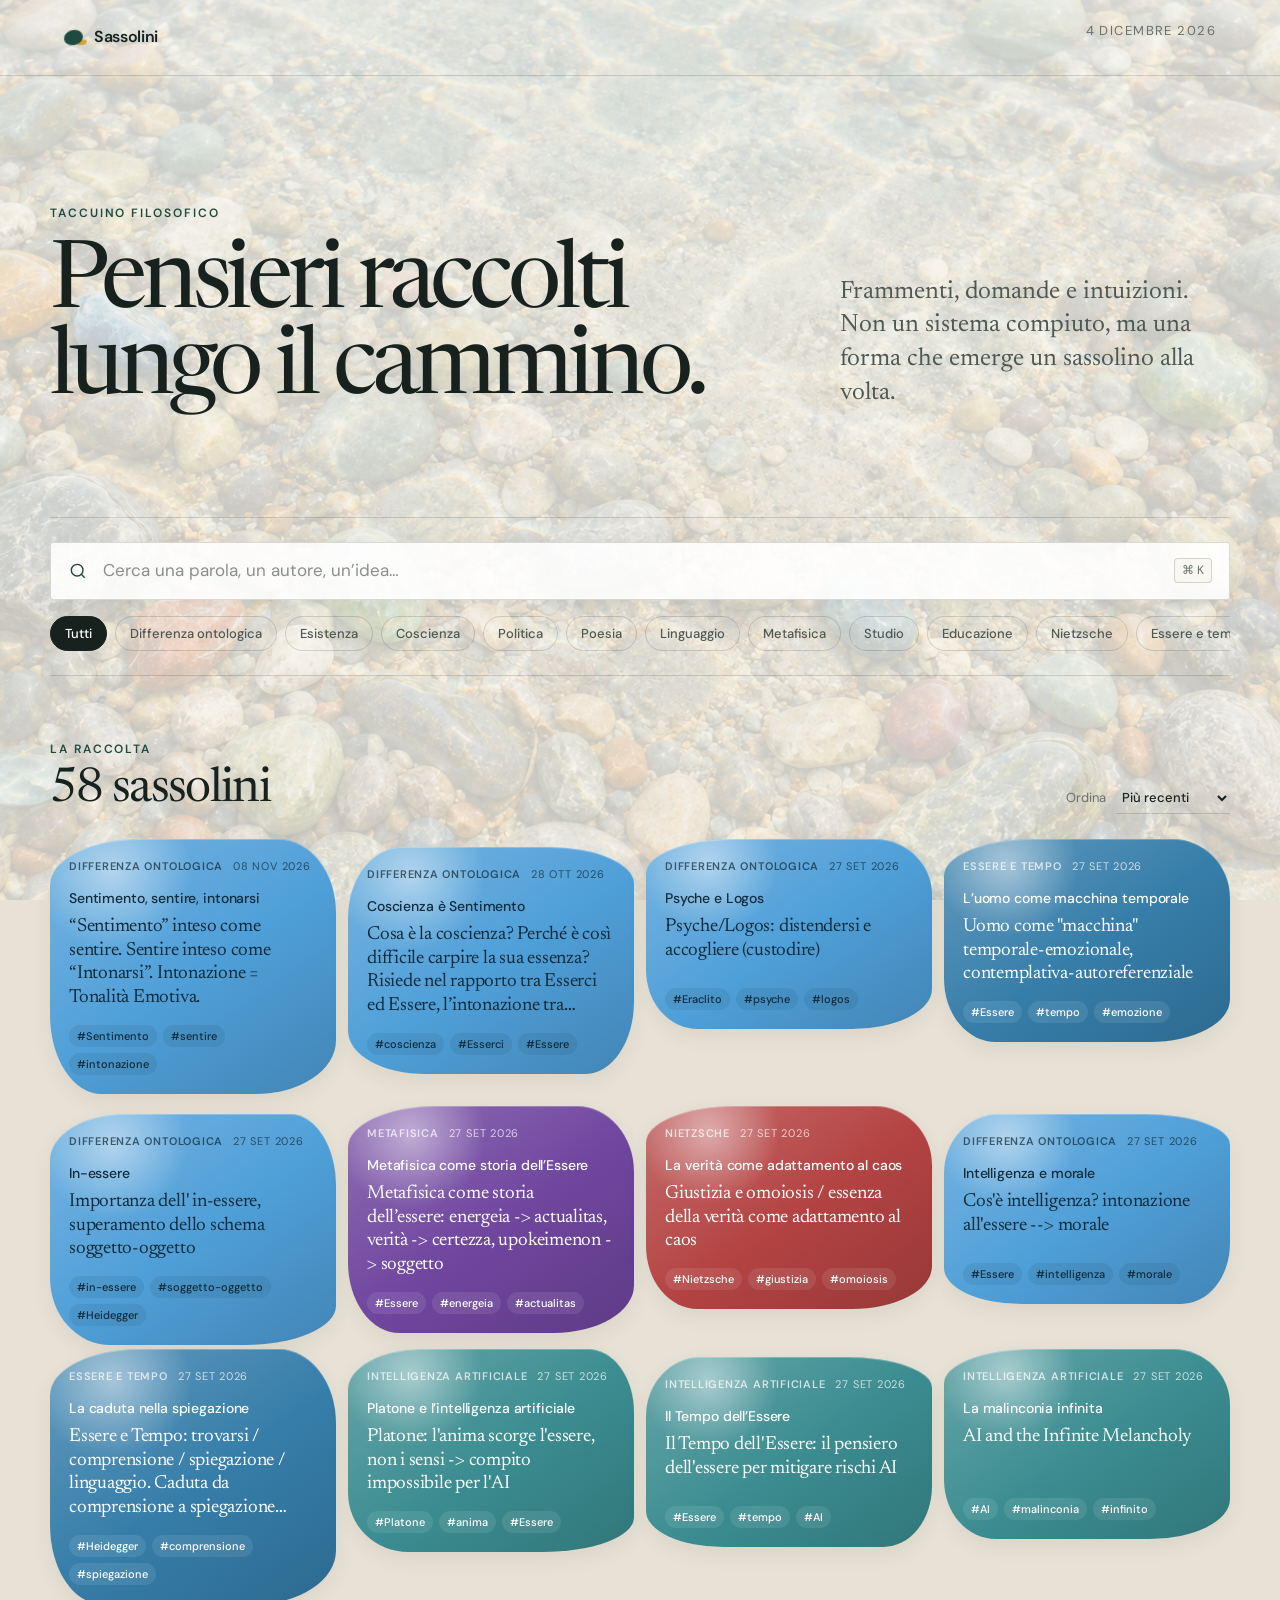
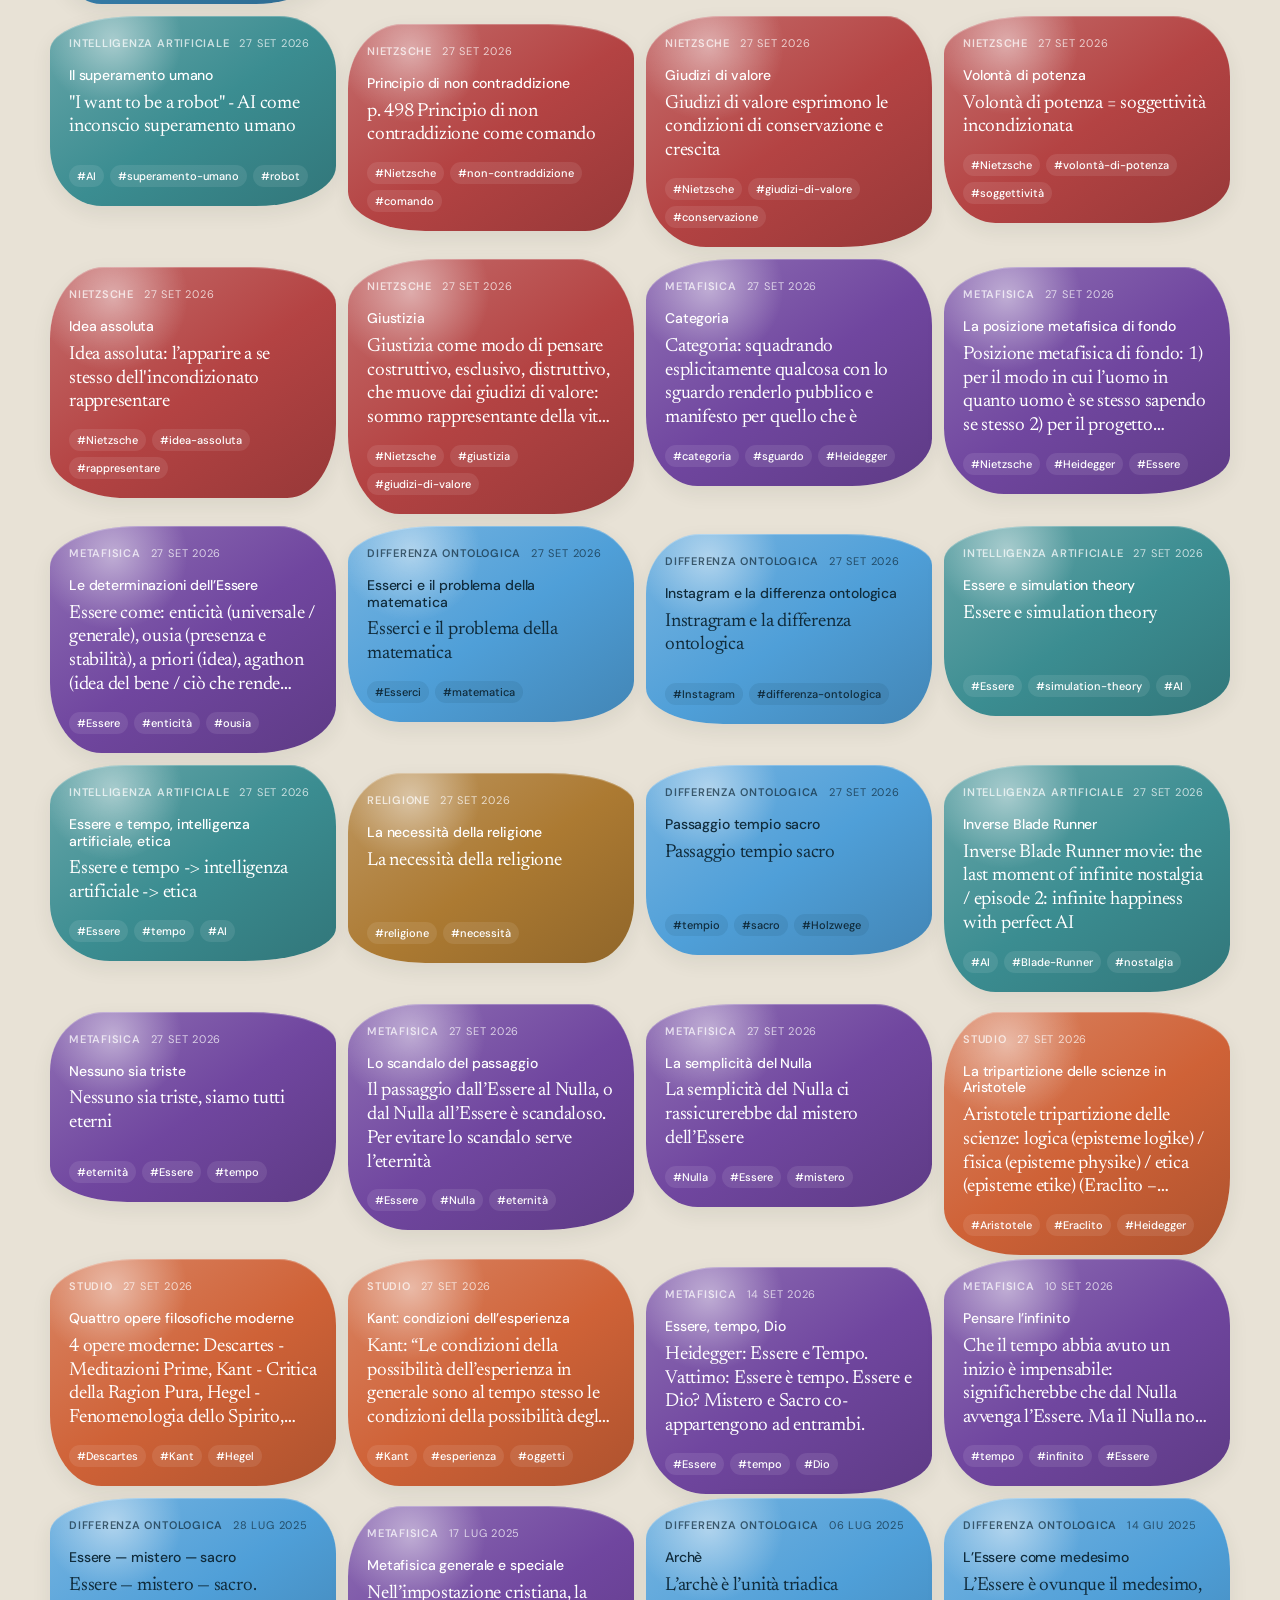
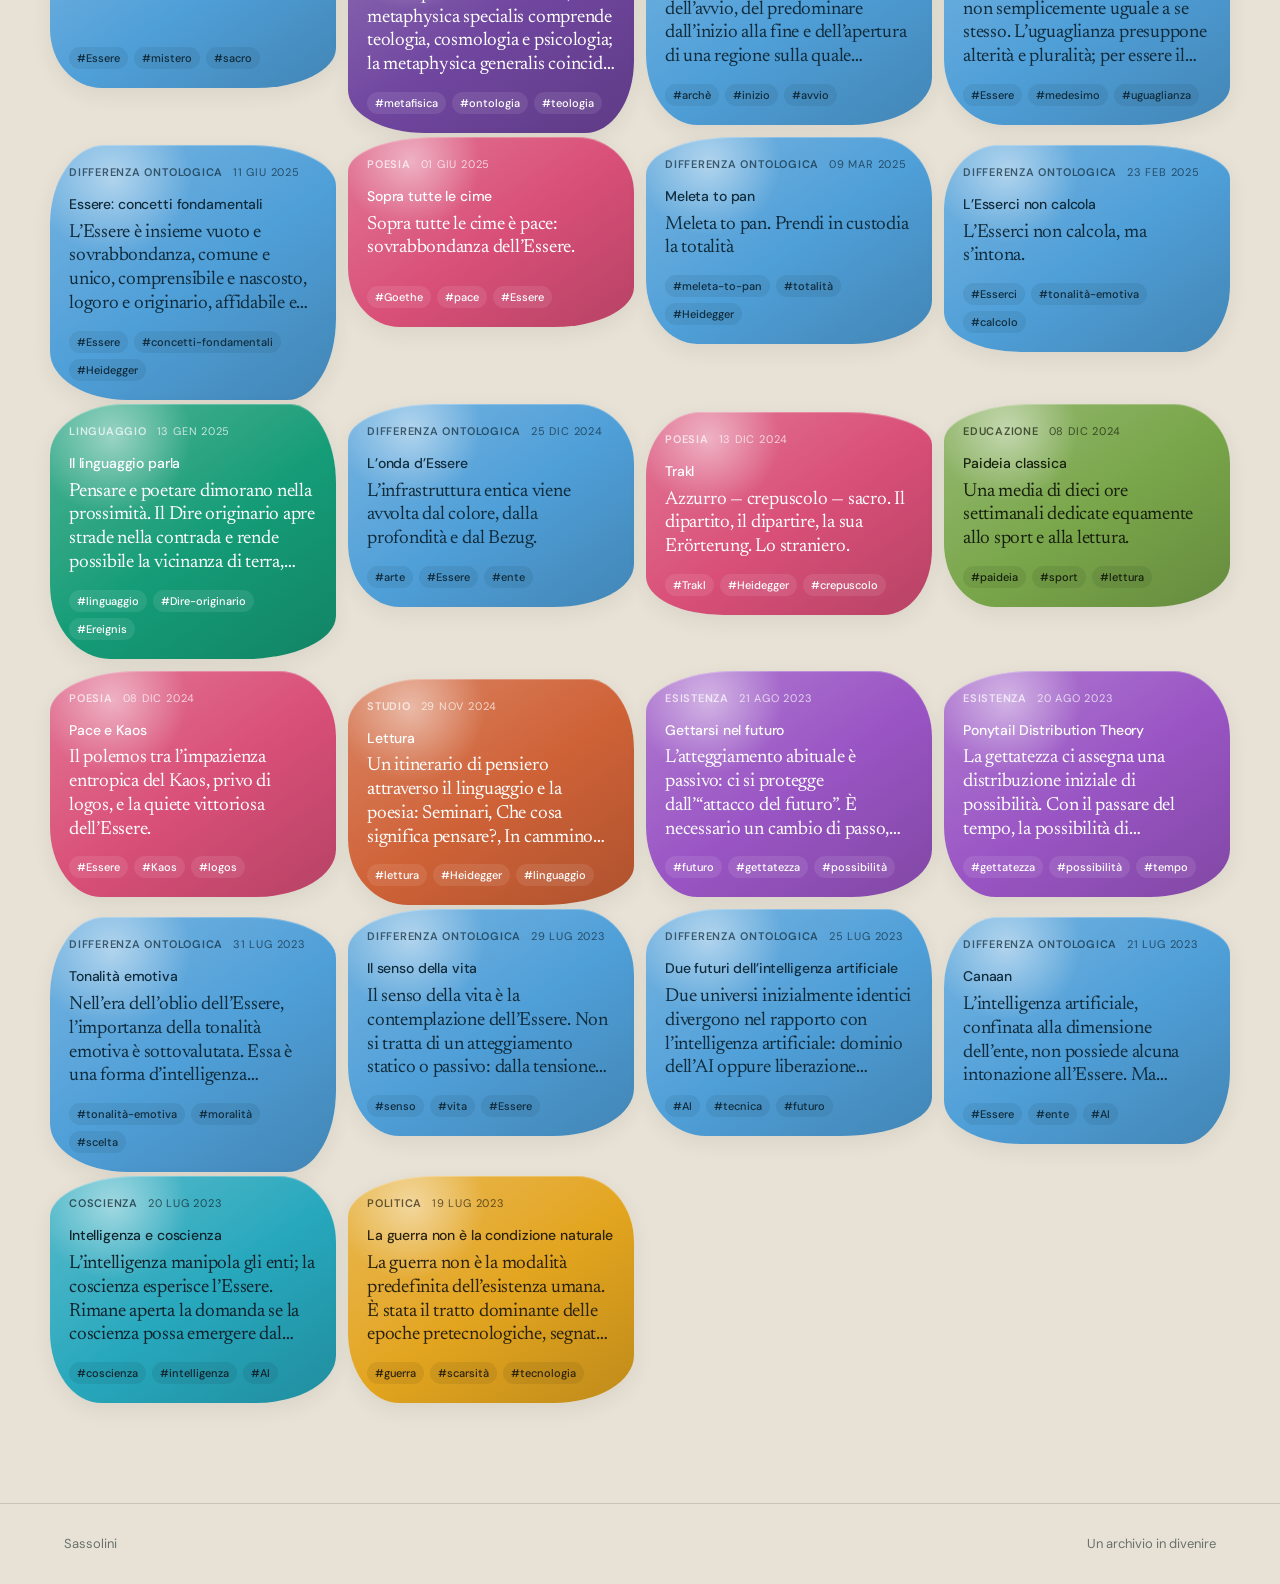
<file: sassolini.html>
<!doctype html>
<html lang="it">
<head>
  <meta charset="utf-8">
  <meta name="viewport" content="width=device-width, initial-scale=1">
  <title>Sassolini — Appunti filosofici</title>
  <meta name="description" content="Una raccolta viva di pensieri e appunti filosofici, caricati da un archivio JSON esterno.">
  <link rel="preconnect" href="https://fonts.googleapis.com">
  <link rel="preconnect" href="https://fonts.gstatic.com" crossorigin>
  <link href="https://fonts.googleapis.com/css2?family=DM+Sans:wght@400;500;600&family=Newsreader:opsz,wght@6..72,400;6..72,500&display=swap" rel="stylesheet">
  <style>
:root{--ink:#17211d;--paper:#f4f2ea;--line:rgba(23,33,29,.16);--muted:#69716d;--green:#1f4b3e;--etica:#e46d4b;--conoscenza:#2f78aa;--esistenza:#8366ad;--politica:#d5a533;--mente:#3e9884;--linguaggio:#c15b78}
*{box-sizing:border-box}
html{scroll-behavior:smooth}
body{margin:0;background-color:#e8e2d6;background-image:linear-gradient(rgba(244,242,234,.76),rgba(244,242,234,.76)),url("./assets/sassolini-riverbed.png?v=20260909-3");background-position:center top;background-size:cover;background-attachment:fixed;color:var(--ink);font-family:"DM Sans",sans-serif;font-size:16px;line-height:1.55}
body:before{content:"";position:fixed;inset:0;pointer-events:none;opacity:.04;background-image:url("data:image/svg+xml,%3Csvg viewBox='0 0 160 160' xmlns='http://www.w3.org/2000/svg'%3E%3Cfilter id='n'%3E%3CfeTurbulence type='fractalNoise' baseFrequency='.75' numOctaves='2' stitchTiles='stitch'/%3E%3C/filter%3E%3Crect width='100%25' height='100%25' filter='url(%23n)' opacity='.2'/%3E%3C/svg%3E")}
.topbar{height:76px;border-bottom:1px solid var(--line);display:flex;align-items:center;justify-content:space-between;padding:0 clamp(22px,5vw,76px)}
.brand{display:flex;align-items:center;gap:11px;color:inherit;text-decoration:none;font-weight:600;letter-spacing:-.02em}
.brand-mark{width:19px;height:15px;border-radius:55% 48% 52% 45%;background:var(--green);transform:rotate(-8deg);box-shadow:8px 6px 0 -5px #d5a533}
.date-now{font-size:13px;text-transform:uppercase;letter-spacing:.11em;color:var(--muted)}
main{width:min(1180px,calc(100% - 44px));margin:auto}
.intro{padding:clamp(64px,10vw,130px) 0 clamp(54px,8vw,102px);display:grid;grid-template-columns:1fr minmax(260px,390px);column-gap:8vw;align-items:end}
.eyebrow{font-size:12px;text-transform:uppercase;letter-spacing:.16em;font-weight:600;color:var(--green);margin:0 0 20px}
.intro .eyebrow{grid-column:1/-1}
h1,h2,h3,p{margin-top:0}
h1{font-family:"Newsreader",serif;font-weight:400;font-size:clamp(50px,7.3vw,94px);line-height:.92;letter-spacing:-.055em;margin:0}
.intro-copy{font-family:"Newsreader",serif;font-size:clamp(20px,2vw,25px);line-height:1.35;color:#4e5954;margin:0 0 4px}
.controls{border-top:1px solid var(--line);border-bottom:1px solid var(--line);padding:24px 0}
.search{height:58px;background:rgba(255,255,255,.88);border:1px solid var(--line);border-radius:3px;display:flex;align-items:center;padding:0 17px;gap:13px;box-shadow:0 4px 18px rgba(23,33,29,.06)}
.search:focus-within{outline:2px solid rgba(31,75,62,.35);outline-offset:2px;background:#fff}
.search svg{width:20px;fill:none;stroke:var(--green);stroke-width:1.7}
.search input{border:0;outline:0;background:transparent;flex:1;color:var(--ink);font:inherit;font-size:17px;min-width:0}
.search input::placeholder{color:#89908c}
kbd{border:1px solid var(--line);border-radius:4px;padding:2px 7px;color:var(--muted);background:#f8f7f1;font-family:inherit;font-size:12px}
.filter-row{display:flex;gap:8px;overflow:auto;padding-top:16px;scrollbar-width:none}
.filter{appearance:none;border:1px solid var(--line);background:transparent;border-radius:100px;padding:8px 14px;font:500 13px "DM Sans";white-space:nowrap;color:#4e5954;cursor:pointer;transition:.18s ease}
.filter:hover{background:rgba(255,255,255,.6)}
.filter.active{background:var(--ink);border-color:var(--ink);color:white}
.collection{padding:64px 0 100px}
.collection-head{display:flex;justify-content:space-between;align-items:end;margin-bottom:25px}
.collection-head .eyebrow{margin-bottom:8px}
h2{font:400 clamp(34px,4vw,48px)/1 "Newsreader",serif;letter-spacing:-.035em;margin:0}
.sort-label{font-size:13px;color:var(--muted);display:flex;align-items:center;gap:10px}
select{font:500 13px "DM Sans";background:transparent;border:0;border-bottom:1px solid var(--line);padding:6px 25px 6px 2px;color:var(--ink)}
.stones{display:grid;grid-template-columns:repeat(4,1fr);gap:12px;align-items:start}
.stone{min-height:190px;padding:19px;background:
 radial-gradient(circle at 22% 13%,rgba(255,255,255,.48),transparent 25%),
 linear-gradient(145deg,
  color-mix(in srgb,var(--stone-color) 78%,white),
  var(--stone-color) 52%,
  color-mix(in srgb,var(--stone-color) 84%,black)
 );border:0;border-radius:31% 20% 28% 18% / 18% 29% 21% 31%;display:flex;flex-direction:column;box-shadow:inset 0 1px 0 rgba(255,255,255,.25),0 7px 20px rgba(41,48,44,.08);transition:transform .2s ease,box-shadow .2s ease;position:relative;overflow:hidden;color:var(--stone-ink);cursor:pointer;text-align:left;font:inherit;width:100%}
.stone:nth-child(3n+2){border-radius:19% 30% 17% 27% / 31% 16% 32% 19%;transform:translateY(8px)}
.stone:nth-child(5n){border-radius:26% 16% 32% 21% / 20% 31% 17% 29%}
.stone:hover{transform:translateY(-4px) rotate(-.5deg);box-shadow:0 14px 28px rgba(41,48,44,.16)}
.stone:nth-child(3n+2):hover{transform:translateY(4px) rotate(.5deg)}
.stone-meta{display:flex;justify-content:space-between;gap:10px;font-size:11px;color:color-mix(in srgb,var(--stone-ink) 72%,transparent);margin-bottom:15px;text-transform:uppercase;letter-spacing:.07em}
.theme{color:inherit;font-weight:600}
.stone-title{font:500 14px/1.2 "DM Sans",sans-serif;margin:0 0 8px;letter-spacing:-.01em}
.stone-text{font:400 19px/1.25 "Newsreader",serif;letter-spacing:-.012em;margin:0 0 15px;display:-webkit-box;-webkit-line-clamp:4;-webkit-box-orient:vertical;overflow:hidden}
.tags{display:flex;flex-wrap:wrap;gap:6px;margin-top:auto}
.tag{border:0;background:color-mix(in srgb,var(--stone-ink) 9%,transparent);color:inherit;border-radius:20px;padding:4px 8px;font:500 11px "DM Sans"}
.note-dialog{width:min(690px,calc(100% - 28px));max-height:min(84vh,780px);border:0;border-radius:28px;padding:0;background:#faf9f4;color:var(--ink);box-shadow:0 24px 80px rgba(18,28,24,.26)}
.note-dialog::backdrop{background:rgba(20,27,24,.56);backdrop-filter:blur(3px)}
.dialog-close{position:sticky;float:right;top:15px;margin:15px 15px 0 0;width:38px;height:38px;border:0;border-radius:50%;background:rgba(23,33,29,.08);color:var(--ink);font:300 27px/1 "DM Sans";cursor:pointer;z-index:2}
.dialog-body{padding:42px clamp(24px,6vw,56px) 50px;border-top:9px solid var(--dialog-color)}
.dialog-date,.dialog-theme{font-size:12px;letter-spacing:.1em;text-transform:uppercase;color:var(--muted)}
.dialog-theme{font-weight:600;color:var(--dialog-accent);margin:8px 0 25px}
.dialog-body h2{font-size:clamp(34px,5vw,49px);margin-bottom:22px;max-width:560px}
.dialog-summary{font:400 24px/1.35 "Newsreader",serif;margin-bottom:34px}
.dialog-section{border-top:1px solid var(--line);padding-top:20px;margin-top:22px}
.dialog-section h3{font:600 12px/1.2 "DM Sans";text-transform:uppercase;letter-spacing:.12em;color:var(--muted);margin-bottom:13px}
.dialog-section ul{margin:0;padding-left:20px}.dialog-section li+li{margin-top:7px}.dialog-note{font-style:italic;color:#55605a}
.dialog-tags{margin-top:30px;display:flex;gap:7px;flex-wrap:wrap}.dialog-tags span{font-size:12px;padding:5px 9px;border-radius:20px;background:rgba(23,33,29,.07)}
.empty{text-align:center;padding:80px 20px;color:var(--muted)}
.empty span{font:400 70px "Newsreader"}.empty h3{font:400 28px "Newsreader";color:var(--ink);margin:8px 0}.empty p{margin:0}
footer{border-top:1px solid var(--line);padding:30px clamp(22px,5vw,76px);display:flex;justify-content:space-between;font-size:13px;color:var(--muted)}
.sr-only{position:absolute;width:1px;height:1px;padding:0;margin:-1px;overflow:hidden;clip:rect(0,0,0,0);white-space:nowrap;border:0}
@media(max-width:940px){.stones{grid-template-columns:repeat(3,1fr)}}
@media(max-width:800px){.intro{grid-template-columns:1fr;gap:28px}.intro .eyebrow{grid-column:auto}.stones{grid-template-columns:repeat(2,1fr)}.stone:nth-child(3n+2){transform:none}.stone:nth-child(3n+2):hover{transform:translateY(-4px)}}
@media(max-width:560px){.topbar{height:64px}.date-now{display:none}main{width:min(100% - 28px,1180px)}.intro{padding:52px 0 48px}h1{font-size:52px}.intro-copy{font-size:20px}.search{height:54px}kbd{display:none}.collection{padding:48px 0 70px}.collection-head{align-items:start}.sort-label{flex-direction:column;align-items:start;gap:2px}.stones{gap:9px}.stone{min-height:170px;padding:16px;border-radius:34px!important}.stone:hover{transform:none}.stone-text{font-size:17px;-webkit-line-clamp:5}.stone-meta{display:block}.stone-meta time{display:block;margin-top:2px}.tags{display:none}footer{padding:25px 16px}.dialog-summary{font-size:21px}}
@media(prefers-reduced-motion:reduce){*{scroll-behavior:auto!important;transition:none!important}}

  </style>
</head>
<body>
  <header class="topbar">
    <a class="brand" href="#" aria-label="Sassolini, pagina iniziale">
      <span class="brand-mark" aria-hidden="true"></span>
      <span>Sassolini</span>
    </a>
    <p class="date-now" id="today"></p>
  </header>

  <main>
    <section class="intro" aria-labelledby="page-title">
      <p class="eyebrow">Taccuino filosofico</p>
      <h1 id="page-title">Pensieri raccolti<br>lungo il cammino.</h1>
      <p class="intro-copy">Frammenti, domande e intuizioni. Non un sistema compiuto, ma una forma che emerge un sassolino alla volta.</p>
    </section>

    <section class="controls" aria-label="Ricerca e filtri">
      <label class="search">
        <span class="sr-only">Cerca negli appunti</span>
        <svg viewBox="0 0 24 24" aria-hidden="true"><circle cx="11" cy="11" r="7"></circle><path d="m20 20-4-4"></path></svg>
        <input id="search" type="search" placeholder="Cerca una parola, un autore, un’idea…" autocomplete="off">
        <kbd>⌘ K</kbd>
      </label>
      <div class="filter-row" id="filters" aria-label="Filtra per tema"></div>
    </section>

    <section class="collection" aria-labelledby="collection-title">
      <div class="collection-head">
        <div>
          <p class="eyebrow">La raccolta</p>
          <h2 id="collection-title"><span id="result-count">0</span> sassolini</h2>
        </div>
        <label class="sort-label">Ordina
          <select id="sort">
            <option value="newest">Più recenti</option>
            <option value="oldest">Più antichi</option>
          </select>
        </label>
      </div>
      <div class="stones" id="stones"></div>
      <div class="empty" id="empty" hidden>
        <span aria-hidden="true">○</span>
        <h3>Nessun sassolino trovato</h3>
        <p>Prova con un’altra parola o rimuovi il filtro.</p>
      </div>
    </section>
  </main>
  <dialog class="note-dialog" id="note-dialog" aria-labelledby="dialog-title">
    <button class="dialog-close" id="dialog-close" aria-label="Chiudi">×</button>
    <div id="dialog-content"></div>
  </dialog>

  <footer><span>Sassolini</span><span>Un archivio in divenire</span></footer>
  <script>
const themes={
 "Differenza ontologica":{color:"#4f9fd8",ink:"#102b3b"},
 "Esistenza":{color:"#9a55c4",ink:"#fff"},
 "Coscienza":{color:"#27a8bd",ink:"#10232c"},
 "Politica":{color:"#e3a51f",ink:"#2b220e"},
 "Poesia":{color:"#d94f78",ink:"#fff"},
 "Linguaggio":{color:"#159d78",ink:"#fff"},
 "Metafisica":{color:"#70469f",ink:"#fff"},
 "Studio":{color:"#cf6237",ink:"#fff"},
 "Educazione":{color:"#79a64a",ink:"#17200c"},
 "Nietzsche":{color:"#b44343",ink:"#fff"},
 "Essere e tempo":{color:"#367eaa",ink:"#fff"},
 "Intelligenza artificiale":{color:"#3b8d91",ink:"#fff"},
 "Religione":{color:"#ac7a32",ink:"#fff"},
};
let notes=[];
const state={query:"",theme:"Tutti",sort:"newest"};
const $=s=>document.querySelector(s),stones=$("#stones"),empty=$("#empty"),count=$("#result-count"),search=$("#search"),filters=$("#filters"),dialog=$("#note-dialog"),dialogContent=$("#dialog-content");
$("#today").textContent=new Intl.DateTimeFormat("it-IT",{day:"numeric",month:"long",year:"numeric"}).format(new Date());
const formatDate=v=>new Intl.DateTimeFormat("it-IT",{day:"2-digit",month:"short",year:"numeric"}).format(new Date(v+"T12:00:00"));
const esc=v=>String(v).replace(/[&<>'"]/g,c=>({"&":"&amp;","<":"&lt;",">":"&gt;","'":"&#39;",'"':"&quot;"}[c]));
function renderFilters(){filters.innerHTML=["Tutti",...Object.keys(themes)].map(t=>`<button class="filter ${state.theme===t?"active":""}" data-theme="${esc(t)}">${esc(t)}</button>`).join("")}
function visibleNotes(){const q=state.query.trim().toLocaleLowerCase("it");return notes.filter(n=>(state.theme==="Tutti"||n.theme===state.theme)&&(!q||[n.title,n.text,n.theme,...n.tags,...n.original,n.note||""].join(" ").toLocaleLowerCase("it").includes(q))).sort((a,b)=>state.sort==="newest"?b.date.localeCompare(a.date):a.date.localeCompare(b.date))}
function render(){const visible=visibleNotes();count.textContent=visible.length;empty.hidden=visible.length!==0;stones.hidden=visible.length===0;stones.innerHTML=visible.map(n=>{const i=notes.indexOf(n),t=themes[n.theme];return `<button class="stone" data-index="${i}" style="--stone-color:${t.color};--stone-ink:${t.ink}" aria-label="Apri ${esc(n.title)}"><div class="stone-meta"><span class="theme">${esc(n.theme)}</span><time datetime="${n.date}">${formatDate(n.date)}</time></div><h3 class="stone-title">${esc(n.title)}</h3><p class="stone-text">${esc(n.text)}</p><div class="tags">${n.tags.slice(0,3).map(x=>`<span class="tag">#${esc(x)}</span>`).join("")}</div></button>`}).join("")}
function openNote(n){const t=themes[n.theme];dialogContent.innerHTML=`<article class="dialog-body" style="--dialog-color:${t.color};--dialog-accent:${t.color}"><div class="dialog-date">${formatDate(n.date)}</div><div class="dialog-theme">${esc(n.theme)}</div><h2 id="dialog-title">${esc(n.title)}</h2><p class="dialog-summary">${esc(n.text)}</p><section class="dialog-section"><h3>Appunto originario</h3><ul>${n.original.map(x=>`<li>${esc(x)}</li>`).join("")}</ul></section>${n.note?`<section class="dialog-section"><h3>Nota associata</h3><p class="dialog-note">${esc(n.note)}</p></section>`:""}<div class="dialog-tags">${n.tags.map(x=>`<span>#${esc(x)}</span>`).join("")}</div></article>`;dialog.showModal()}
filters.addEventListener("click",e=>{const b=e.target.closest("[data-theme]");if(!b)return;state.theme=b.dataset.theme;renderFilters();render()});
stones.addEventListener("click",e=>{const b=e.target.closest("[data-index]");if(b)openNote(notes[Number(b.dataset.index)])});
search.addEventListener("input",()=>{state.query=search.value;render()});
$("#sort").addEventListener("change",e=>{state.sort=e.target.value;render()});
$("#dialog-close").addEventListener("click",()=>dialog.close());
dialog.addEventListener("click",e=>{if(e.target===dialog)dialog.close()});
document.addEventListener("keydown",e=>{if((e.metaKey||e.ctrlKey)&&e.key.toLowerCase()==="k"){e.preventDefault();search.focus()}});
renderFilters();
fetch("/content/sassolini.json",{cache:"no-store"})
 .then(response=>{if(!response.ok)throw new Error("Archivio non disponibile");return response.json()})
 .then(data=>{notes=data;render()})
 .catch(()=>{count.textContent="0";stones.hidden=true;empty.hidden=false;empty.querySelector("h3").textContent="Archivio non disponibile";empty.querySelector("p").textContent="Riprova tra qualche momento."});


  </script>
</body>
</html>
</file>
<file: assets/css/theme.css>
:root{
  --bg:#0b0f17;
  --bg2:#111827;
  --panel:#111827;
  --panel2:#0f172a;
  --text:#e5e7eb;
  --muted:#9ca3af;
  --muted2:#6b7280;
  --border:#1f2937;
  --hairline:#1a2232;
  --line:rgba(255,255,255,.08);
  --accent:#7c9cff;
  --accent-strong:#9fb6ff;
  --good:#34d399;
  --bad:#f87171;
  --warn:#fbbf24;

  --radius-lg:22px;
  --radius-md:14px;
  --radius-pill:999px;

  --max:1120px;
  --px:clamp(18px,5vw,64px);
  --py:clamp(36px,4.8vw,64px);

  --nav-height:72px;
  --nav-bg:rgba(11,15,23,.78);
  --nav-border:1px solid var(--hairline);
  --nav-backdrop:blur(10px);

  --shadow-soft:0 10px 24px rgba(0,0,0,.14);
  --shadow-glow:0 10px 18px rgba(0,0,0,.35);
}
</file>
<file: assets/css/components.css>
html{scroll-behavior:smooth;}
body{
  font-family:'Inter',sans-serif;
  color:var(--text);
  background:
    radial-gradient(900px 600px at 70% -10%, rgba(124,156,255,.12), transparent 60%),
    radial-gradient(700px 500px at 20% 10%, rgba(124,156,255,.08), transparent 70%),
    var(--bg);
}
a{color:inherit;text-decoration:none;}
button{font:inherit;}
.container{max-width:var(--max);margin:0 auto;padding:0 var(--px);}

.site-nav{
  position:sticky;
  top:0;
  z-index:50;
  background:var(--nav-bg);
  backdrop-filter:var(--nav-backdrop);
  border-bottom:var(--nav-border);
}
.site-nav-inner{
  min-height:var(--nav-height);
  display:flex;
  align-items:center;
  justify-content:space-between;
  gap:16px;
  padding:14px 0;
}
.site-brand{display:flex;align-items:center;gap:10px;min-width:0;}
.site-brand img{height:32px;width:auto;display:block;filter:drop-shadow(var(--shadow-glow));}
.site-logo{
  font-weight:900;
  letter-spacing:-.8px;
  text-transform:uppercase;
  color:var(--accent);
  line-height:1;
  white-space:nowrap;
}
.site-nav-links{
  display:flex;
  align-items:center;
  justify-content:flex-end;
  flex-wrap:wrap;
  gap:8px;
}
.site-nav-link,
.site-nav-button{
  display:inline-flex;
  align-items:center;
  justify-content:center;
  min-height:40px;
  padding:10px 12px;
  border-radius:var(--radius-pill);
  border:1px solid transparent;
  background:transparent;
  color:var(--accent);
  font-size:.9rem;
  font-weight:700;
  cursor:pointer;
  transition:background .18s ease,color .18s ease,border-color .18s ease,transform .18s ease;
}
.site-nav-link:hover,
.site-nav-button:hover,
.site-nav-link.is-active,
.site-nav-button.is-active{
  color:var(--text);
  background:rgba(124,156,255,.10);
}
.site-nav-link.is-cta,
.site-nav-button.is-cta,
.btn,
.btn-primary{
  border-color:rgba(124,156,255,.35);
  background:rgba(124,156,255,.08);
  color:var(--accent);
}
.site-nav-link.is-cta:hover,
.site-nav-button.is-cta:hover,
.btn:hover,
.btn-primary:hover{
  background:rgba(124,156,255,.16);
  color:var(--text);
}
.btn,
.btn-primary,
.btn-secondary,
.btn-ghost{
  display:inline-flex;
  align-items:center;
  justify-content:center;
  min-height:44px;
  padding:12px 18px;
  border-radius:var(--radius-pill);
  border:1px solid transparent;
  font-size:.92rem;
  font-weight:800;
  cursor:pointer;
  transition:background .18s ease,color .18s ease,border-color .18s ease,transform .18s ease;
}
.btn-primary{
  background:var(--accent);
  border-color:var(--accent);
  color:#0b0f17;
}
.btn-primary:hover{background:var(--accent-strong);border-color:var(--accent-strong);color:#0b0f17;}
.btn-secondary{
  background:rgba(124,156,255,.08);
  border-color:rgba(124,156,255,.35);
  color:var(--accent);
}
.btn-secondary:hover{background:rgba(124,156,255,.16);color:var(--text);}
.btn-ghost{
  background:transparent;
  border-color:rgba(124,156,255,.18);
  color:var(--accent);
}
.btn-ghost:hover{background:rgba(124,156,255,.08);color:var(--text);}

body[data-shell="member"] .page-hero,
body[data-shell="auth"] .page-hero{padding-top:32px;}
body[data-shell="public"] .page-hero{padding-top:56px;}

@media (max-width:760px){

  .site-nav-inner{
    align-items:center;
    min-height:auto;
    padding:12px 0;
  }

  .site-logo{
    display:none;
  }

  .site-nav-links{
    gap:6px;
    flex-wrap:nowrap;
  }

  .site-nav-link,
  .site-nav-button{
    min-height:34px;
    padding:6px 10px;
    font-size:.78rem;
  }

  body[data-shell="public"] .page-hero{
    padding-top:44px;
  }

  body[data-shell="member"] .page-hero,
  body[data-shell="auth"] .page-hero{
    padding-top:24px;
  }

}

@media (max-width: 768px){
  body[data-page="index"] .site-nav-links .site-nav-link{
    display:none;
  }

  body[data-page="index"] .site-nav-links .site-nav-link.is-cta,
  body[data-page="index"] .site-nav-links .site-nav-button.is-cta{
    display:inline-flex;
  }

  body[data-page="index"] .site-nav-inner{
    gap:12px;
    align-items:center;
  }

  body[data-page="index"] .site-logo{
    display:none;
  }

  body[data-page="index"] .site-brand img{
    height:28px;
  }

  body[data-page="index"] .site-nav-links{
    gap:8px;
    margin-left:auto;
  }

  body[data-page="index"] .site-nav-link.is-cta,
  body[data-page="index"] .site-nav-button.is-cta{
    padding:8px 12px;
    font-size:13px;
  }
}
</file>
<file: assets/css/theme-bloomberg-trial.css>
@import url('https://fonts.googleapis.com/css2?family=IBM+Plex+Sans:wght@400;500;600;700&family=IBM+Plex+Mono:wght@400;500;600&display=swap');

/* 1XW Bloomberg Trial Theme
   Visual-only override layer.
   Load this AFTER theme.css and components.css.
   No HTML structure or JS logic changes required.
*/

:root{
  --bg:#000000;
  --bg2:#050505;
  --panel:#0a0a0a;
  --panel2:#101010;

  --text:#f2f2f2;
  --muted:#b7b7b7;
  --muted2:#7d7d7d;

  --hairline:#242424;
  --line:rgba(255,255,255,.08);

  --accent:#ff9f1a;
  --accent-strong:#ffbc5a;

  --good:#57d38c;
  --bad:#ff6b6b;
  --warn:#ffd166;

  --radius-lg:6px;
  --radius-md:4px;
  --radius-sm:3px;

  --font-main:'IBM Plex Sans', sans-serif;
  --font-mono:'IBM Plex Mono', monospace;
}

html, body{
  background:var(--bg) !important;
  color:var(--text) !important;
}

body{
  font-family:var(--font-main) !important;
  -webkit-font-smoothing:antialiased;
  -moz-osx-font-smoothing:grayscale;
}

a{ color:inherit; }

/* Shared nav */
#siteNav .site-nav,
.site-nav,
.nav{
  background:rgba(0,0,0,.96) !important;
  border-bottom:1px solid var(--hairline) !important;
  backdrop-filter:none !important;
  box-shadow:none !important;
}

#siteNav .site-nav-inner,
.site-nav-inner,
.nav-inner{
  min-height:54px;
}

#siteNav .site-brand,
#siteNav .site-brand-text,
.site-brand,
.site-brand-text,
.brand,
.logo{
  color:var(--text) !important;
  font-family:var(--font-main) !important;
  font-weight:700 !important;
  letter-spacing:-.02em !important;
  text-transform:none !important;
}

#siteNav .site-nav-link,
#siteNav .site-nav-button,
.site-nav-link,
.site-nav-button,
.nav-links a,
.nav-links button{
  color:var(--muted) !important;
  font-size:13px !important;
  font-weight:600 !important;
}

#siteNav .site-nav-link:hover,
#siteNav .site-nav-button:hover,
.site-nav-link:hover,
.site-nav-button:hover,
.nav-links a:hover,
.nav-links button:hover{
  color:var(--text) !important;
  background:transparent !important;
}

#siteNav .site-nav-link.is-cta,
#siteNav .site-nav-button.is-cta,
.site-nav-link.is-cta,
.site-nav-button.is-cta,
.nav-cta{
  color:var(--accent-strong) !important;
  border:1px solid rgba(255,159,26,.35) !important;
  background:rgba(255,159,26,.08) !important;
  border-radius:4px !important;
  box-shadow:none !important;
}

/* Global text hierarchy */
h1, h2, h3, .h3{
  color:var(--text) !important;
  font-family:var(--font-main) !important;
  letter-spacing:-.03em !important;
}

.page-hero h1,
.hero h1,
h1{
  font-weight:700 !important;
}

.sub,
.hero .sub,
.page-hero .sub,
.p,
.muted{
  color:var(--muted) !important;
}

.muted2,
.hero .meta,
.meta-line,
.event-src,
.mini,
small.muted{
  color:var(--muted2) !important;
}

/* Panels / cards / charts */
.panel,
.card{
  background:linear-gradient(180deg, var(--panel), var(--panel2)) !important;
  border:1px solid var(--hairline) !important;
  border-radius:6px !important;
  box-shadow:none !important;
}

.panel.soft{
  background:linear-gradient(180deg, #0c0c0c, #101010) !important;
}

.chart,
.chartWrap{
  background:linear-gradient(180deg, #080808, #0d0d0d) !important;
  border:1px solid var(--hairline) !important;
  border-radius:6px !important;
  box-shadow:none !important;
}

.notice{
  background:rgba(255,159,26,.08) !important;
  border-color:rgba(255,159,26,.28) !important;
  color:var(--text) !important;
}

.error{
  background:rgba(255,107,107,.10) !important;
  border-color:rgba(255,107,107,.28) !important;
  color:#ffd1d1 !important;
}

/* Labels / tags */
.kicker,
.tag,
.badge{
  color:var(--accent-strong) !important;
  letter-spacing:.10em !important;
  text-transform:uppercase !important;
}

.meta-chip{
  border:1px solid var(--hairline) !important;
  background:#0a0a0a !important;
  color:var(--muted) !important;
  border-radius:4px !important;
  font-family:var(--font-mono) !important;
  font-size:12px !important;
}

/* Buttons */
.btn,
.btn-primary{
  border-radius:4px !important;
  box-shadow:none !important;
  background:var(--accent) !important;
  border:1px solid var(--accent) !important;
  color:#000 !important;
  font-weight:700 !important;
}

.btn:hover,
.btn-primary:hover{
  background:var(--accent-strong) !important;
  border-color:var(--accent-strong) !important;
}

/* Pills / tones / states */
.pill{
  border-radius:4px !important;
  border:1px solid var(--hairline) !important;
  background:#111 !important;
  color:var(--text) !important;
  font-family:var(--font-mono) !important;
  font-size:11px !important;
  box-shadow:none !important;
}

.side.long,
.tone.supportive,
.state.pos{
  color:var(--good) !important;
  border-color:rgba(87,211,140,.28) !important;
  background:rgba(87,211,140,.08) !important;
}

.side.short,
.tone.cautious,
.state.neg{
  color:var(--bad) !important;
  border-color:rgba(255,107,107,.28) !important;
  background:rgba(255,107,107,.08) !important;
}

.tone.mixed,
.state.mix{
  color:var(--warn) !important;
  border-color:rgba(255,209,102,.28) !important;
  background:rgba(255,209,102,.08) !important;
}

/* Numeric feel */
.num-pos,
.num-neg,
.meta-chip,
.pill,
.badge,
.hist-btn,
.hist-select,
.table th,
.table td{
  font-family:var(--font-mono) !important;
}

.num-pos{ color:var(--good) !important; }
.num-neg{ color:var(--bad) !important; }

/* Tables / research rows */
.table{
  border:1px solid var(--hairline) !important;
  border-radius:6px !important;
}

.table th{
  background:#111 !important;
  color:var(--accent-strong) !important;
  border-bottom:1px solid var(--hairline) !important;
}

.table td{
  border-bottom:1px solid rgba(255,255,255,.06) !important;
}

.col-head{
  color:var(--accent-strong) !important;
  background:rgba(255,159,26,.04) !important;
  border-bottom:1px solid var(--hairline) !important;
  font-size:11px !important;
}

.data-row{
  border-bottom:1px solid rgba(255,255,255,.06) !important;
}

.data-row:hover{
  background:rgba(255,159,26,.03) !important;
}

/* History controls */
.hist-btn,
.hist-select{
  background:#0a0a0a !important;
  color:var(--text) !important;
  border:1px solid var(--hairline) !important;
  border-radius:4px !important;
}

.hist-btn:hover{
  border-color:rgba(255,159,26,.35) !important;
  color:var(--accent-strong) !important;
}

/* Tooltips */
.info-tip{
  border:1px solid rgba(255,159,26,.35) !important;
  background:rgba(255,159,26,.08) !important;
  color:var(--accent-strong) !important;
}

.tooltip-pop{
  background:rgba(8,8,8,.98) !important;
  border:1px solid var(--hairline) !important;
  border-radius:6px !important;
  color:var(--text) !important;
  box-shadow:none !important;
}

.tooltip-pop strong{
  color:var(--accent-strong) !important;
}

.tooltip-pop.is-mobile .tooltip-close{
  border:1px solid rgba(255,159,26,.35) !important;
  background:rgba(255,159,26,.08) !important;
  color:var(--accent-strong) !important;
  border-radius:4px !important;
}

/* Footer */
footer{
  background:#050505 !important;
  border-top:1px solid var(--hairline) !important;
  color:var(--muted2) !important;
}

.footer-title{
  color:var(--accent-strong) !important;
}

/* Public landing sections */
.section-head p,
.legal,
.footer-sub{
  color:var(--muted) !important;
}

.dot{
  background:var(--accent) !important;
}

/* Keep charts readable */
canvas{
  image-rendering:auto;
}
</file>
